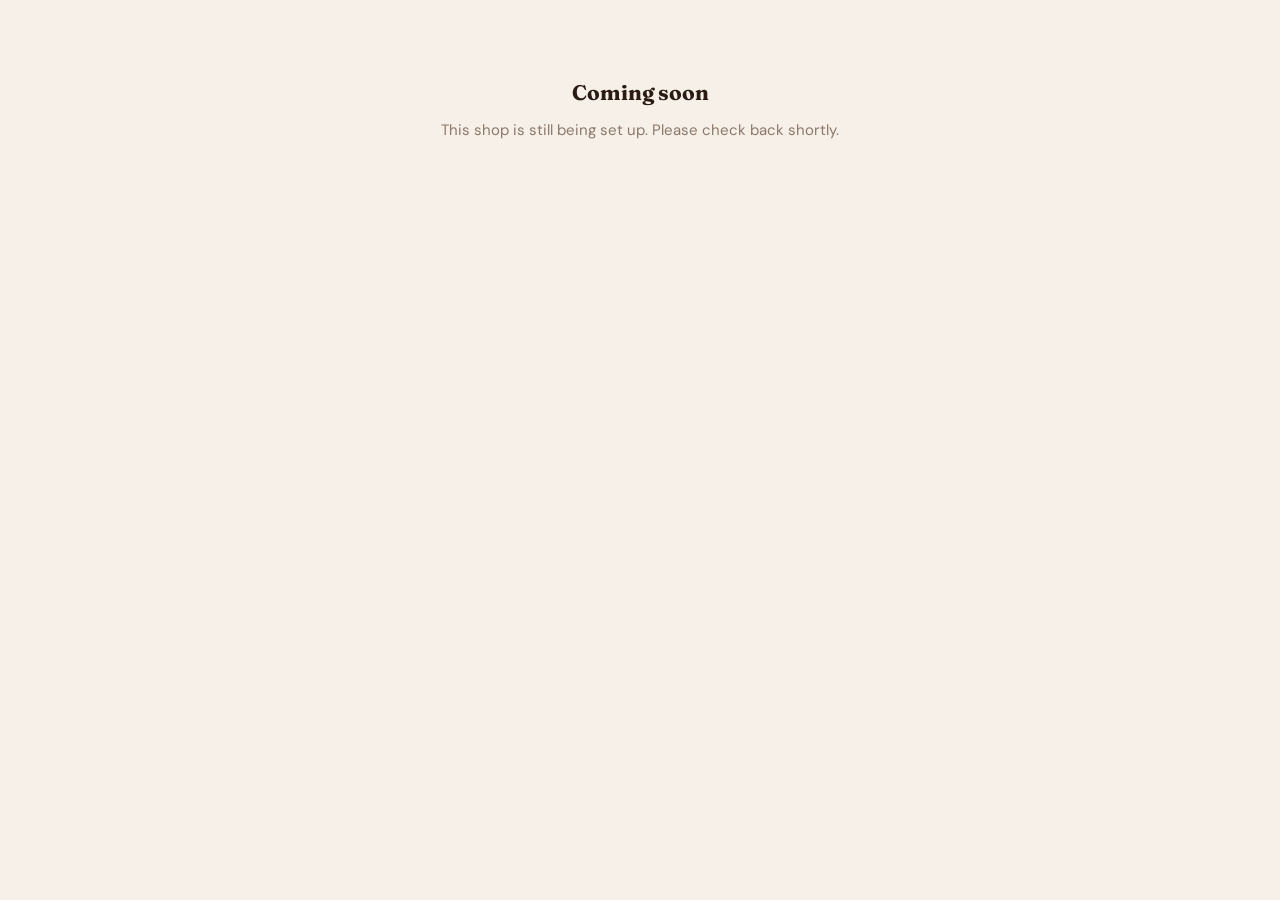
<file: index.html>
<!DOCTYPE html>
<html lang="en"><head><meta charset="utf-8"><meta name="viewport" content="width=device-width,initial-scale=1">
<title>Solis</title><meta http-equiv="refresh" content="0; url=customer/">
<link rel="icon" href="assets/icons/customer-192.png"></head>
<body style="font-family:sans-serif;background:#f6f0e8;text-align:center;padding-top:80px"><a href="customer/">Open the ordering app</a></body></html>
</file>
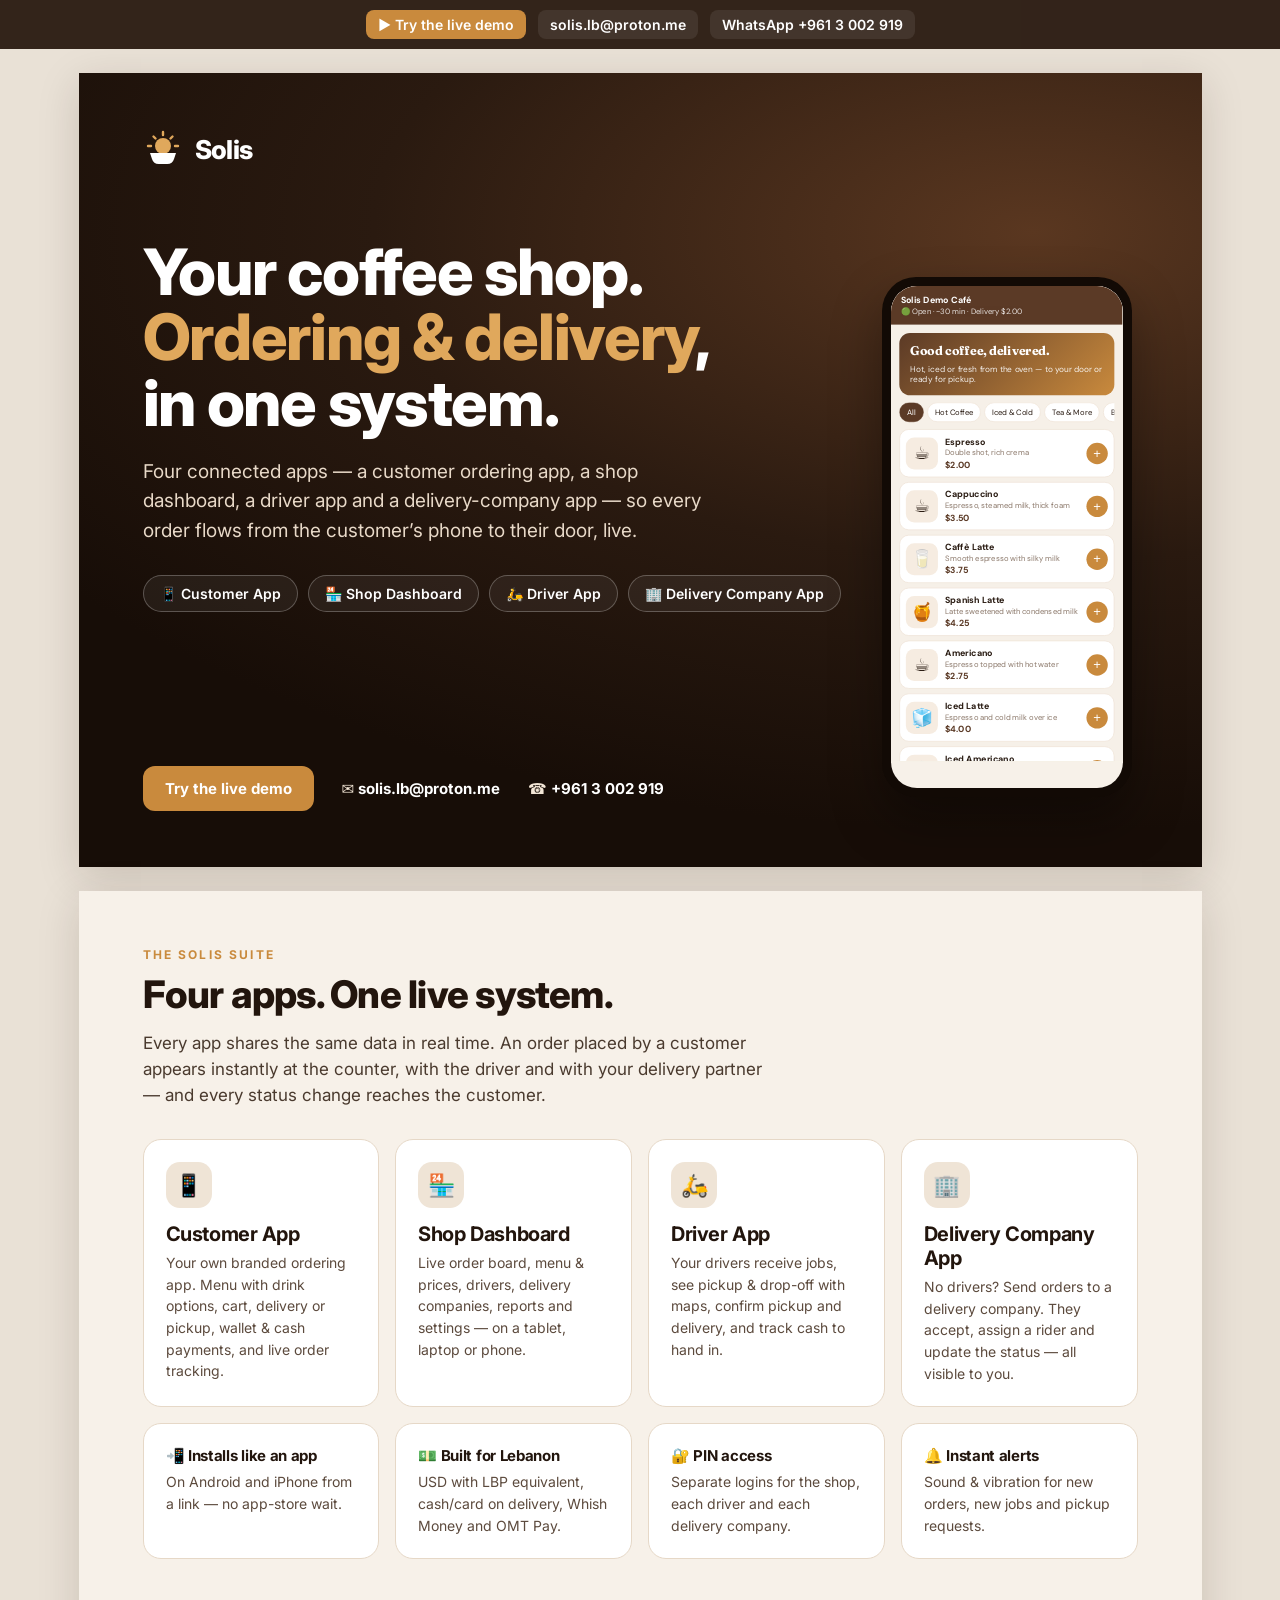
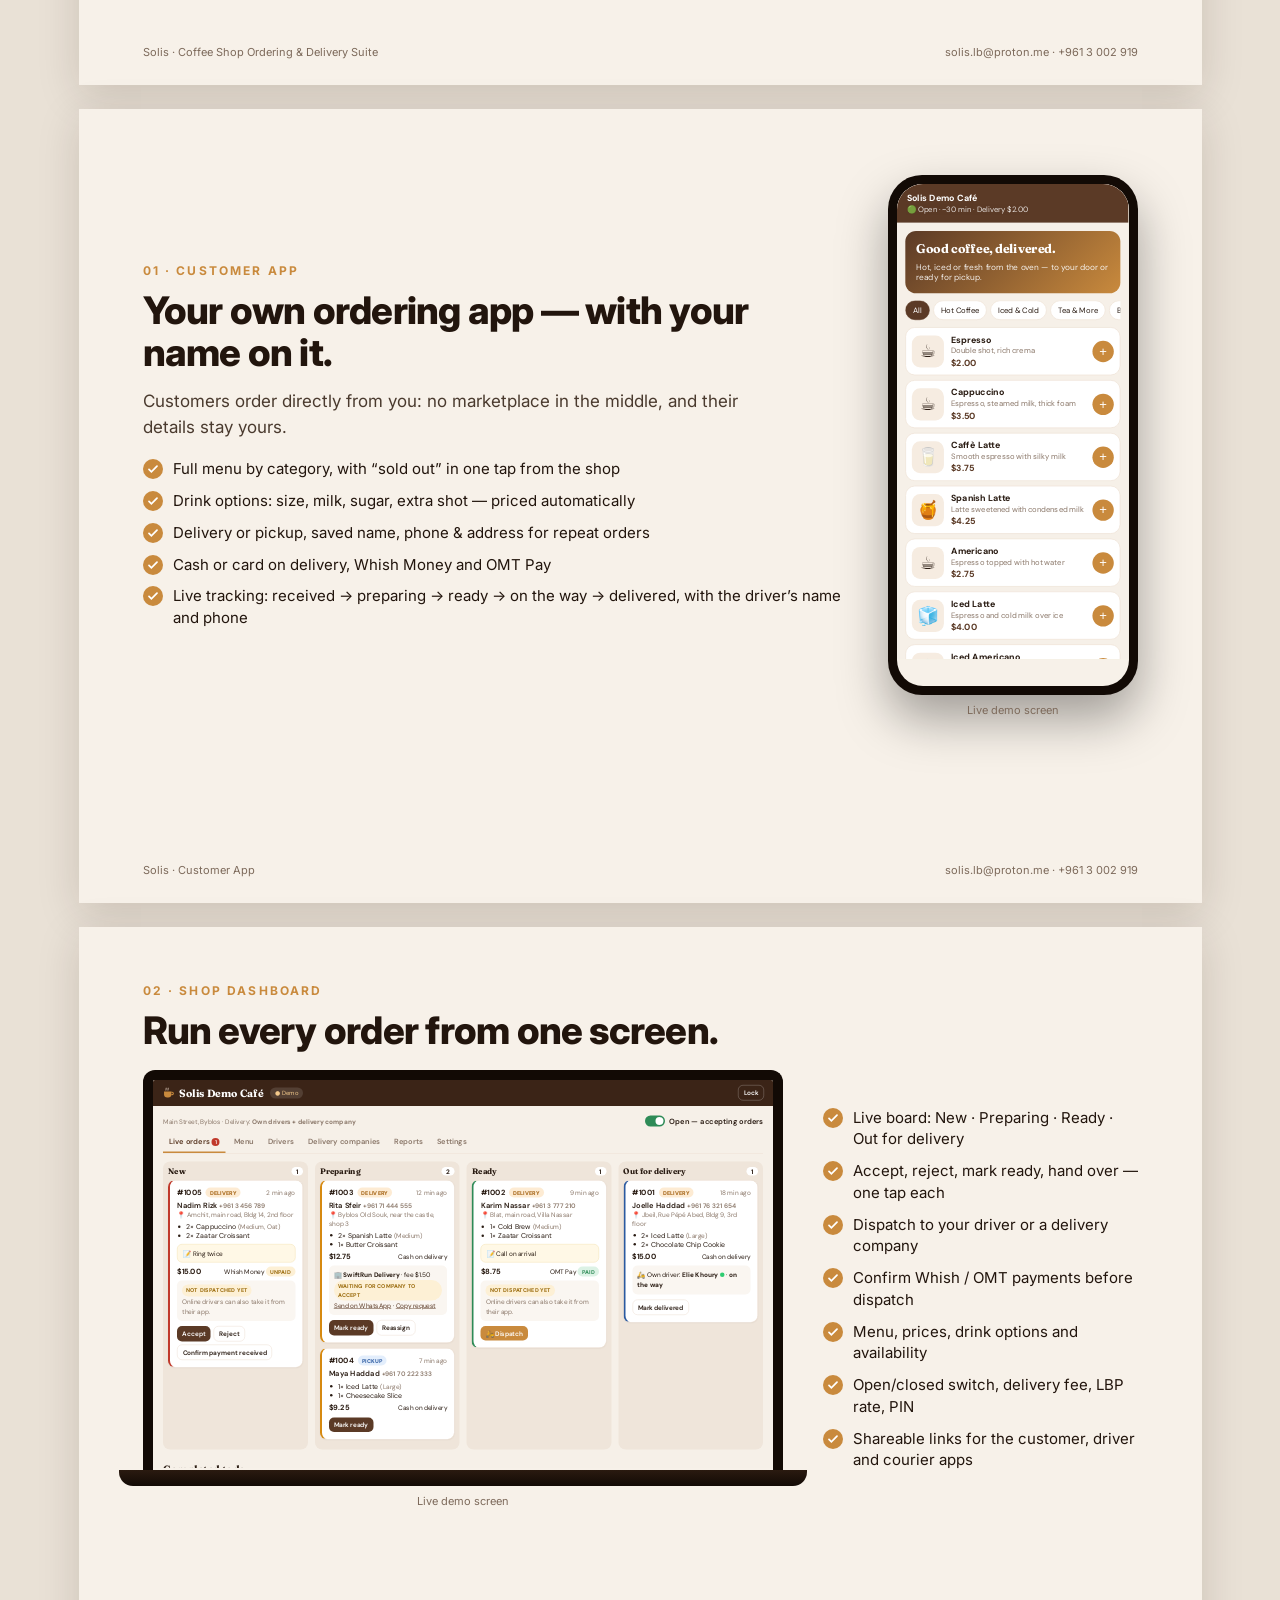
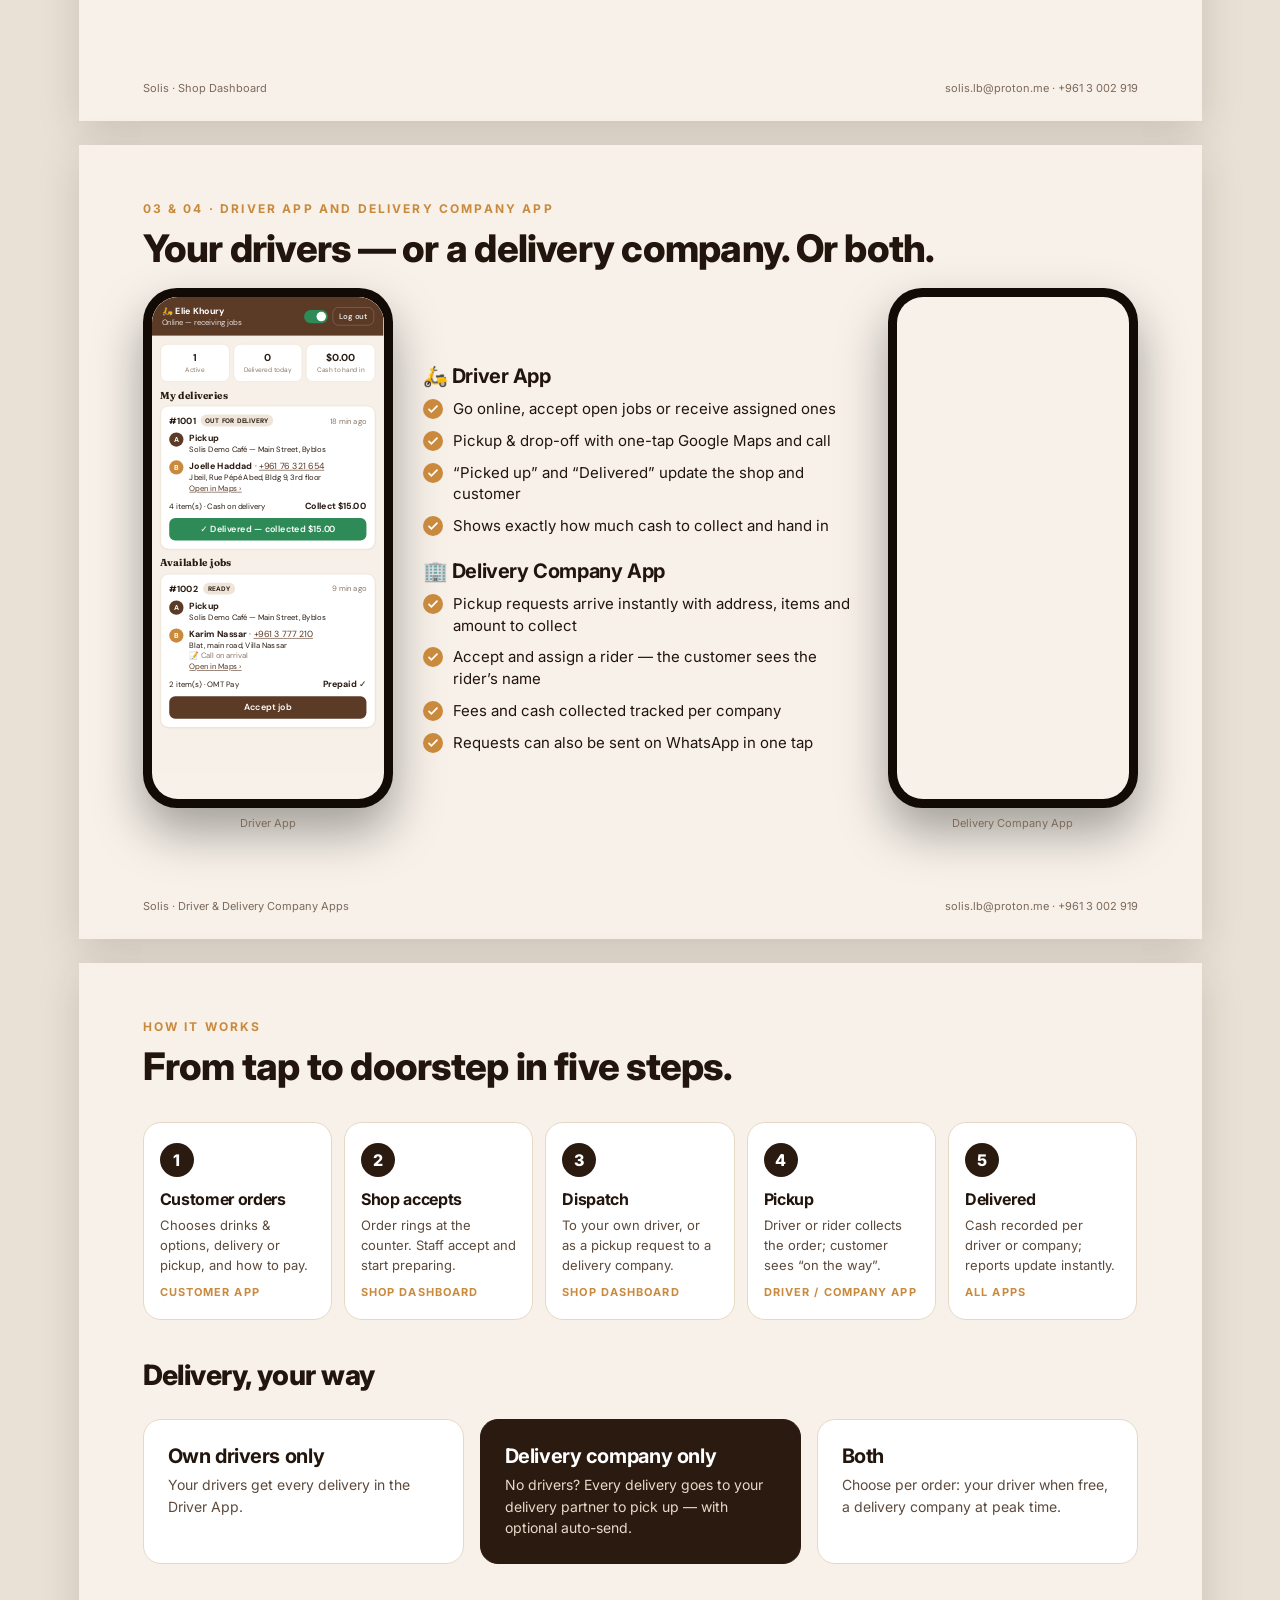
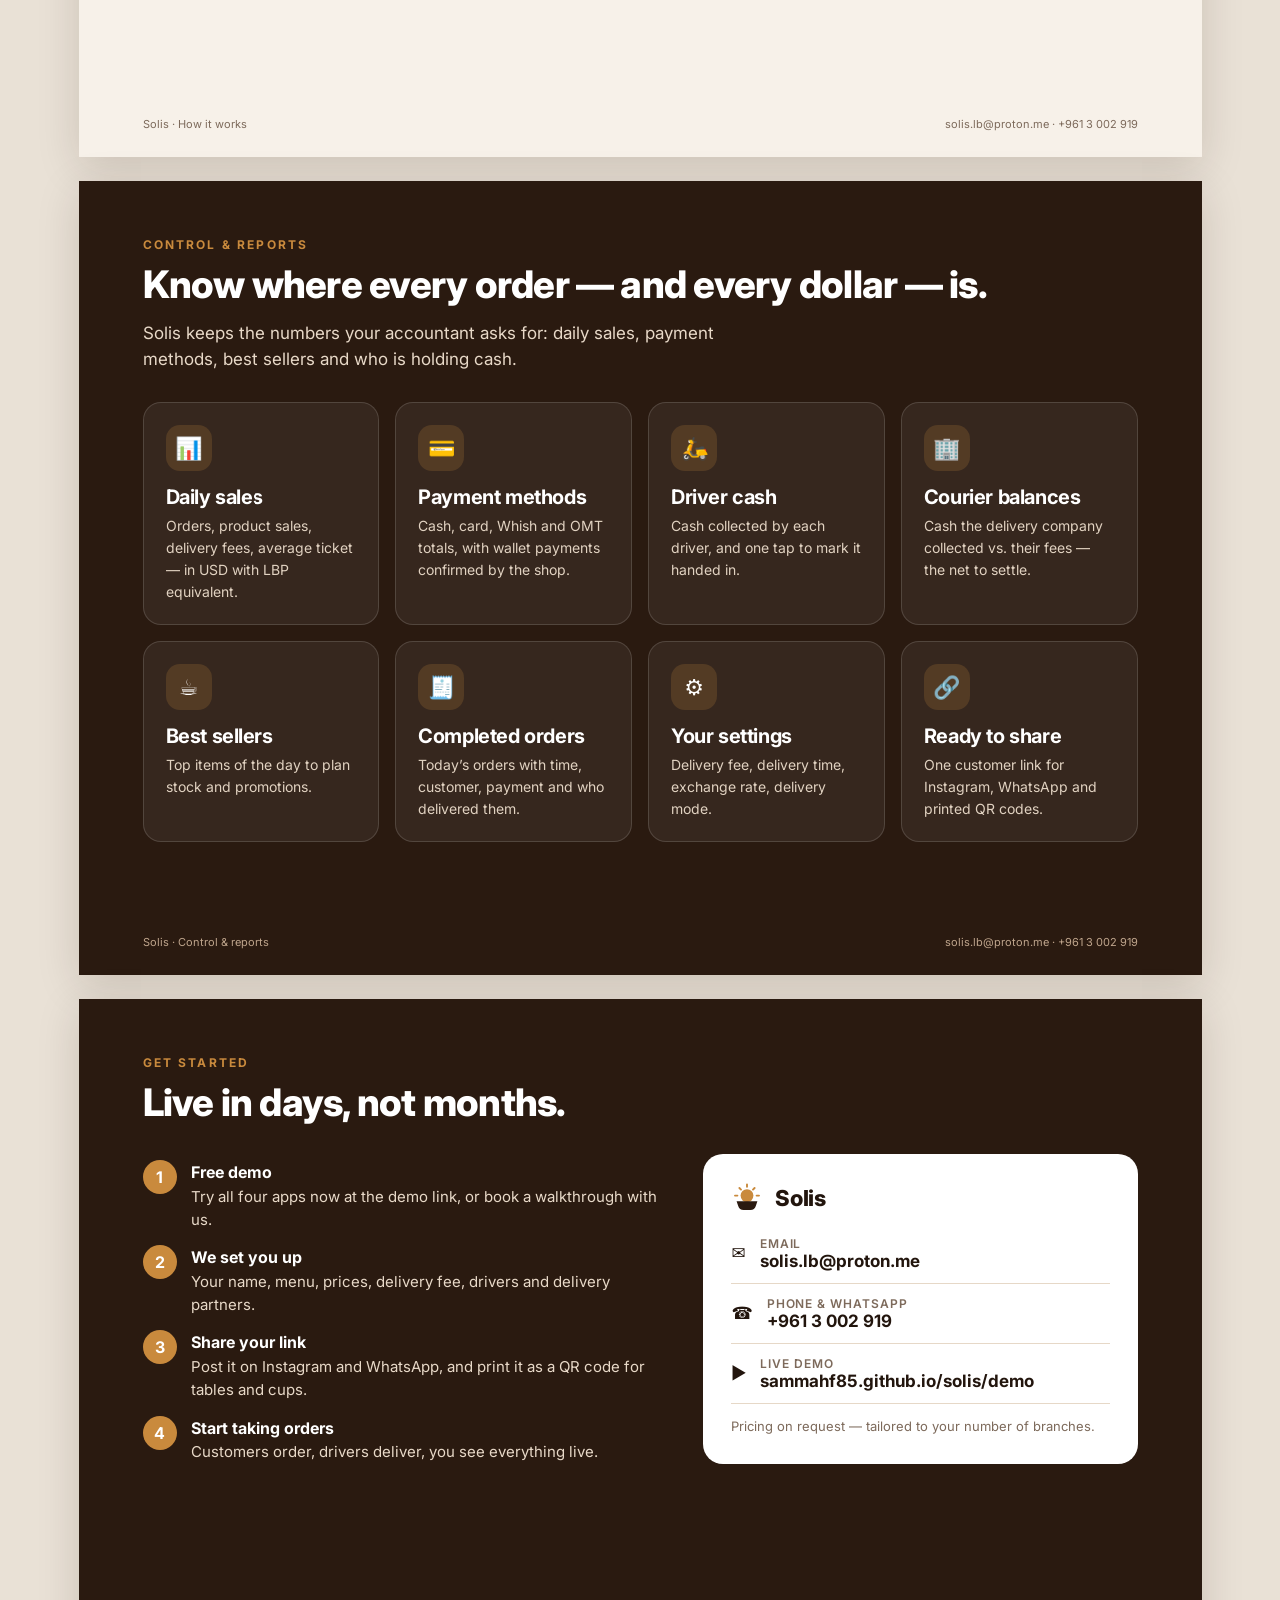
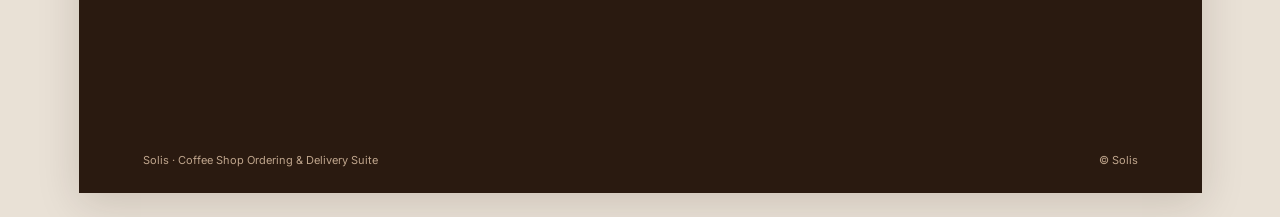
<file: catalogue/index.html>
<!DOCTYPE html>
<html lang="en">
<head>
<meta charset="utf-8">
<meta name="viewport" content="width=device-width,initial-scale=1">
<title>Solis — Coffee Shop Ordering & Delivery Suite</title>
<meta name="description" content="Solis: customer ordering app, shop dashboard, driver app and delivery-company app for coffee shops in Lebanon.">
<meta name="theme-color" content="#2a1a10">
<link rel="icon" href="../assets/icons/customer-192.png">
<link href="https://fonts.googleapis.com/css2?family=Inter:wght@400;500;600;700;800&display=swap" rel="stylesheet">
<style>
:root{--ink:#22150d;--esp:#2a1a10;--esp2:#3b2417;--car:#c98a3d;--car2:#e0a85c;--cream:#f7f1e9;--sand:#efe4d6;--muted:#7d6a5b;--line:#e6d8c7;--ok:#2e8b57}
*{box-sizing:border-box;margin:0;padding:0}
body{font-family:Inter,'DM Sans',system-ui,sans-serif;color:var(--ink);background:#e9e1d6;-webkit-font-smoothing:antialiased}
.page{width:100%;max-width:1123px;min-height:794px;margin:24px auto;background:var(--cream);position:relative;overflow:hidden;padding:56px 64px;box-shadow:0 10px 40px rgba(40,20,5,.15)}
h1,h2,h3{font-family:'Inter Display',Inter,sans-serif;letter-spacing:-.02em}
h2{font-size:38px;line-height:1.1;font-weight:800;margin-bottom:14px}
h3{font-size:20px;font-weight:700;margin-bottom:6px}
.kicker{font-size:12px;font-weight:700;letter-spacing:.18em;text-transform:uppercase;color:var(--car);margin-bottom:12px}
.lead{font-size:17px;line-height:1.55;color:#4a3a2e;max-width:640px}
p{line-height:1.55}
.brand{display:flex;align-items:center;gap:12px;font-weight:800;font-size:26px;letter-spacing:-.02em}
.foot{position:absolute;left:64px;right:64px;bottom:26px;display:flex;justify-content:space-between;font-size:11px;color:var(--muted)}
/* cover */
.cover{background:radial-gradient(1200px 600px at 85% 20%,#5a3720 0%,var(--esp) 55%,#170d07 100%);color:#fff;display:flex;flex-direction:column}
.cover .brand{color:#fff}
.cover h1{font-size:64px;line-height:1.02;font-weight:800;margin:70px 0 22px;max-width:620px}
.cover h1 em{font-style:normal;color:var(--car2)}
.cover .lead{color:#e8d9c8;font-size:19px;max-width:560px}
.chips{display:flex;gap:10px;flex-wrap:wrap;margin-top:30px}
.chip{border:1px solid rgba(255,255,255,.25);border-radius:999px;padding:9px 16px;font-size:14px;font-weight:600;color:#fff;background:rgba(255,255,255,.06)}
.cover .contact{margin-top:auto;display:flex;gap:28px;font-size:15px;color:#f3e6d6;align-items:center;flex-wrap:wrap}
.cover .contact b{color:#fff}
.btn{display:inline-block;background:var(--car);color:#fff;text-decoration:none;font-weight:700;padding:13px 22px;border-radius:12px;font-size:15px}
.btn.ghost{background:transparent;border:1px solid rgba(255,255,255,.35)}
.sun{position:absolute;right:-120px;top:120px;width:560px;height:560px;opacity:.95}
.phones{position:absolute;right:70px;bottom:70px;display:flex;gap:18px;align-items:flex-end}
/* frames */
.phone{width:250px;height:520px;border-radius:34px;background:#120a05;padding:9px;box-shadow:0 24px 50px rgba(0,0,0,.35)}
.phone .scr{width:100%;height:100%;border-radius:26px;overflow:hidden;position:relative;background:var(--cream)}
.phone iframe{width:390px;height:800px;border:0;transform:scale(.594);transform-origin:0 0;position:absolute;left:0;top:0}
.laptop{width:640px}
.laptop .scr{height:400px;border-radius:12px 12px 0 0;border:10px solid #120a05;border-bottom:0;overflow:hidden;position:relative;background:var(--cream)}
.laptop iframe{width:1240px;height:775px;border:0;transform:scale(.5);transform-origin:0 0;position:absolute;left:0;top:0}
.laptop .base{height:16px;background:linear-gradient(#2a1a10,#120a05);border-radius:0 0 14px 14px;margin:0 -24px}
.shot-note{font-size:11px;color:var(--muted);margin-top:8px;text-align:center}
/* grids */
.grid4{display:grid;grid-template-columns:repeat(4,1fr);gap:16px;margin-top:30px}
.card{background:#fff;border:1px solid var(--line);border-radius:18px;padding:22px}
.ico{width:46px;height:46px;border-radius:14px;display:grid;place-items:center;font-size:22px;margin-bottom:14px;background:var(--sand)}
.card p{font-size:14px;color:#5c4a3d}
.split{display:grid;grid-template-columns:1fr auto;gap:46px;align-items:center;margin-top:10px}
.feat{list-style:none;margin-top:18px;display:grid;gap:10px}
.feat li{display:flex;gap:10px;font-size:15px;line-height:1.45}
.feat li:before{content:'';flex:0 0 20px;height:20px;border-radius:50%;background:var(--car) url("data:image/svg+xml,%3Csvg xmlns='http://www.w3.org/2000/svg' viewBox='0 0 20 20'%3E%3Cpath d='M5 10.5l3 3 7-7' stroke='white' stroke-width='2.2' fill='none' stroke-linecap='round'/%3E%3C/svg%3E") center/16px no-repeat;margin-top:1px}
.tag{display:inline-block;background:var(--sand);color:var(--esp2);font-size:12px;font-weight:700;border-radius:999px;padding:5px 11px;margin:0 6px 6px 0}
/* flow */
.flow{display:grid;grid-template-columns:repeat(5,1fr);gap:12px;margin-top:34px;position:relative}
.step{background:#fff;border:1px solid var(--line);border-radius:18px;padding:20px 16px;position:relative}
.step .n{width:34px;height:34px;border-radius:50%;background:var(--esp);color:#fff;display:grid;place-items:center;font-weight:800;margin-bottom:12px}
.step h3{font-size:16px}
.step p{font-size:13px;color:#5c4a3d}
.who{font-size:11px;font-weight:700;text-transform:uppercase;letter-spacing:.1em;color:var(--car);margin-top:10px}
.modes{display:grid;grid-template-columns:repeat(3,1fr);gap:16px;margin-top:28px}
.mode{border-radius:18px;padding:24px;background:#fff;border:1px solid var(--line)}
.mode.hl{background:var(--esp);color:#fff;border-color:var(--esp)}
.mode.hl p{color:#e8d9c8}
.mode p{font-size:14px;color:#5c4a3d}
.dark{background:var(--esp);color:#fff}
.dark .lead{color:#e8d9c8}
.dark .card{background:rgba(255,255,255,.06);border-color:rgba(255,255,255,.14)}
.dark .card p{color:#e1d2c1}
.dark .card h3{color:#fff}
.dark .ico{background:rgba(201,138,61,.2)}
.dark .foot{color:#bfa58c}
.big-contact{display:grid;grid-template-columns:1.2fr 1fr;gap:40px;margin-top:30px;align-items:start}
.cbox{background:#fff;border-radius:20px;padding:28px;color:var(--ink)}
.cbox .row{display:flex;gap:14px;align-items:center;padding:12px 0;border-bottom:1px solid var(--line);font-size:17px}
.cbox .row:last-child{border:0}
.cbox .row span{font-size:12px;color:var(--muted);display:block;font-weight:600;text-transform:uppercase;letter-spacing:.08em}
.cbox a{color:var(--ink);font-weight:700;text-decoration:none}
.steps3{display:grid;gap:14px;margin-top:6px}
.steps3 div{display:flex;gap:14px;align-items:flex-start}
.steps3 b{flex:0 0 34px;height:34px;border-radius:50%;background:var(--car);display:grid;place-items:center;color:#fff}
.steps3 p{color:#e8d9c8;font-size:15px}
.steps3 strong{color:#fff;display:block;font-size:16px}
.toolbar{position:sticky;top:0;z-index:5;background:rgba(42,26,16,.95);color:#fff;display:flex;justify-content:center;gap:12px;padding:10px;flex-wrap:wrap;font-size:14px}
.toolbar a{color:#fff;text-decoration:none;font-weight:600;padding:6px 12px;border-radius:8px;background:rgba(255,255,255,.08)}
.toolbar a.main{background:var(--car)}
@media(max-width:1000px){
  .page{padding:36px 22px;min-height:0;margin:0 0 10px;box-shadow:none}
  .cover h1{font-size:42px;margin-top:40px}
  .phones,.sun{display:none}
  .grid4,.flow,.modes,.big-contact{grid-template-columns:1fr 1fr}
  .split{grid-template-columns:1fr}
  .laptop{width:100%;max-width:640px}
  .foot{position:static;margin-top:30px}
}
@media(max-width:600px){.grid4,.flow,.modes,.big-contact{grid-template-columns:1fr}.laptop .scr{height:52vw}.laptop iframe{transform:scale(calc(1))}}
@page{size:297mm 210mm;margin:0}
@media print{
  body{background:none}
  .toolbar{display:none}
  .page{margin:0;box-shadow:none;width:297mm;height:210mm;min-height:0;max-width:none;page-break-after:always;break-after:page}
}
</style>
</head>
<body>
<div class="toolbar"><a class="main" href="https://sammahf85.github.io/solis/demo/">▶ Try the live demo</a><a href="mailto:solis.lb@proton.me">solis.lb@proton.me</a><a href="https://wa.me/9613002919">WhatsApp +961 3 002 919</a></div>

<!-- 1 COVER -->
<section class="page cover">
  <div class="brand"><svg width="40" height="40" viewBox="0 0 40 40"><circle cx="20" cy="17" r="8" fill="#e0a85c"/><g stroke="#e0a85c" stroke-width="2.4" stroke-linecap="round"><path d="M20 3v3M8 17H5M35 17h-3M10.5 7.5l2 2M29.5 7.5l-2 2"/></g><path d="M7 24h26l-2 6a7 7 0 0 1-6.7 5H15.7A7 7 0 0 1 9 30z" fill="#fff"/></svg>Solis</div>
  <h1>Your coffee shop.<br><em>Ordering & delivery</em>, in one system.</h1>
  <p class="lead">Four connected apps — a customer ordering app, a shop dashboard, a driver app and a delivery-company app — so every order flows from the customer’s phone to their door, live.</p>
  <div class="chips"><span class="chip">📱 Customer App</span><span class="chip">🏪 Shop Dashboard</span><span class="chip">🛵 Driver App</span><span class="chip">🏢 Delivery Company App</span></div>
  <div class="contact"><a class="btn" href="https://sammahf85.github.io/solis/demo/">Try the live demo</a><span>✉ <b>solis.lb@proton.me</b></span><span>☎ <b>+961 3 002 919</b></span></div>
  <div class="phones" aria-hidden="true">
    <div class="phone"><div class="scr"><iframe data-src="../customer/?demo=1&embed=1" title="Customer app" loading="eager" tabindex="-1"></iframe></div></div>
  </div>
</section>

<!-- 2 FOUR APPS -->
<section class="page">
  <div class="kicker">The Solis suite</div>
  <h2>Four apps. One live system.</h2>
  <p class="lead">Every app shares the same data in real time. An order placed by a customer appears instantly at the counter, with the driver and with your delivery partner — and every status change reaches the customer.</p>
  <div class="grid4">
    <div class="card"><div class="ico">📱</div><h3>Customer App</h3><p>Your own branded ordering app. Menu with drink options, cart, delivery or pickup, wallet & cash payments, and live order tracking.</p></div>
    <div class="card"><div class="ico">🏪</div><h3>Shop Dashboard</h3><p>Live order board, menu & prices, drivers, delivery companies, reports and settings — on a tablet, laptop or phone.</p></div>
    <div class="card"><div class="ico">🛵</div><h3>Driver App</h3><p>Your drivers receive jobs, see pickup & drop-off with maps, confirm pickup and delivery, and track cash to hand in.</p></div>
    <div class="card"><div class="ico">🏢</div><h3>Delivery Company App</h3><p>No drivers? Send orders to a delivery company. They accept, assign a rider and update the status — all visible to you.</p></div>
  </div>
  <div class="grid4" style="margin-top:16px">
    <div class="card"><h3 style="font-size:15px">📲 Installs like an app</h3><p>On Android and iPhone from a link — no app-store wait.</p></div>
    <div class="card"><h3 style="font-size:15px">💵 Built for Lebanon</h3><p>USD with LBP equivalent, cash/card on delivery, Whish Money and OMT Pay.</p></div>
    <div class="card"><h3 style="font-size:15px">🔐 PIN access</h3><p>Separate logins for the shop, each driver and each delivery company.</p></div>
    <div class="card"><h3 style="font-size:15px">🔔 Instant alerts</h3><p>Sound & vibration for new orders, new jobs and pickup requests.</p></div>
  </div>
  <div class="foot"><span>Solis · Coffee Shop Ordering & Delivery Suite</span><span>solis.lb@proton.me · +961 3 002 919</span></div>
</section>

<!-- 3 CUSTOMER APP -->
<section class="page">
  <div class="split">
    <div>
      <div class="kicker">01 · Customer App</div>
      <h2>Your own ordering app — with your name on it.</h2>
      <p class="lead">Customers order directly from you: no marketplace in the middle, and their details stay yours.</p>
      <ul class="feat">
        <li>Full menu by category, with “sold out” in one tap from the shop</li>
        <li>Drink options: size, milk, sugar, extra shot — priced automatically</li>
        <li>Delivery or pickup, saved name, phone & address for repeat orders</li>
        <li>Cash or card on delivery, Whish Money and OMT Pay</li>
        <li>Live tracking: received → preparing → ready → on the way → delivered, with the driver’s name and phone</li>
      </ul>
    </div>
    <div style="display:flex;gap:16px">
      <div><div class="phone"><div class="scr"><iframe data-src="../customer/?demo=1&embed=1" title="Customer menu" tabindex="-1"></iframe></div></div><div class="shot-note">Live demo screen</div></div>
    </div>
  </div>
  <div class="foot"><span>Solis · Customer App</span><span>solis.lb@proton.me · +961 3 002 919</span></div>
</section>

<!-- 4 SHOP DASHBOARD -->
<section class="page">
  <div class="kicker">02 · Shop Dashboard</div>
  <h2>Run every order from one screen.</h2>
  <div class="split" style="grid-template-columns:auto 1fr;gap:40px;margin-top:18px">
    <div class="laptop"><div class="scr"><iframe data-src="../shop/?demo=1&embed=1&auto=1" title="Shop dashboard" tabindex="-1"></iframe></div><div class="base"></div><div class="shot-note">Live demo screen</div></div>
    <ul class="feat" style="margin-top:0">
      <li>Live board: New · Preparing · Ready · Out for delivery</li>
      <li>Accept, reject, mark ready, hand over — one tap each</li>
      <li>Dispatch to your driver or a delivery company</li>
      <li>Confirm Whish / OMT payments before dispatch</li>
      <li>Menu, prices, drink options and availability</li>
      <li>Open/closed switch, delivery fee, LBP rate, PIN</li>
      <li>Shareable links for the customer, driver and courier apps</li>
    </ul>
  </div>
  <div class="foot"><span>Solis · Shop Dashboard</span><span>solis.lb@proton.me · +961 3 002 919</span></div>
</section>

<!-- 5 DRIVER + COURIER -->
<section class="page">
  <div class="kicker">03 & 04 · Driver App and Delivery Company App</div>
  <h2>Your drivers — or a delivery company. Or both.</h2>
  <div class="split" style="grid-template-columns:auto 1fr auto;gap:30px;margin-top:18px">
    <div><div class="phone"><div class="scr"><iframe data-src="../driver/?demo=1&embed=1&auto=1" title="Driver app" tabindex="-1"></iframe></div></div><div class="shot-note">Driver App</div></div>
    <div>
      <h3>🛵 Driver App</h3>
      <ul class="feat" style="margin:10px 0 22px">
        <li>Go online, accept open jobs or receive assigned ones</li>
        <li>Pickup & drop-off with one-tap Google Maps and call</li>
        <li>“Picked up” and “Delivered” update the shop and customer</li>
        <li>Shows exactly how much cash to collect and hand in</li>
      </ul>
      <h3>🏢 Delivery Company App</h3>
      <ul class="feat" style="margin-top:10px">
        <li>Pickup requests arrive instantly with address, items and amount to collect</li>
        <li>Accept and assign a rider — the customer sees the rider’s name</li>
        <li>Fees and cash collected tracked per company</li>
        <li>Requests can also be sent on WhatsApp in one tap</li>
      </ul>
    </div>
    <div><div class="phone"><div class="scr"><iframe data-src="../courier/?demo=1&embed=1&auto=1" title="Delivery company app" tabindex="-1"></iframe></div></div><div class="shot-note">Delivery Company App</div></div>
  </div>
  <div class="foot"><span>Solis · Driver & Delivery Company Apps</span><span>solis.lb@proton.me · +961 3 002 919</span></div>
</section>

<!-- 6 FLOW + MODES -->
<section class="page">
  <div class="kicker">How it works</div>
  <h2>From tap to doorstep in five steps.</h2>
  <div class="flow">
    <div class="step"><div class="n">1</div><h3>Customer orders</h3><p>Chooses drinks & options, delivery or pickup, and how to pay.</p><div class="who">Customer App</div></div>
    <div class="step"><div class="n">2</div><h3>Shop accepts</h3><p>Order rings at the counter. Staff accept and start preparing.</p><div class="who">Shop Dashboard</div></div>
    <div class="step"><div class="n">3</div><h3>Dispatch</h3><p>To your own driver, or as a pickup request to a delivery company.</p><div class="who">Shop Dashboard</div></div>
    <div class="step"><div class="n">4</div><h3>Pickup</h3><p>Driver or rider collects the order; customer sees “on the way”.</p><div class="who">Driver / Company App</div></div>
    <div class="step"><div class="n">5</div><h3>Delivered</h3><p>Cash recorded per driver or company; reports update instantly.</p><div class="who">All apps</div></div>
  </div>
  <h2 style="font-size:28px;margin-top:40px">Delivery, your way</h2>
  <div class="modes">
    <div class="mode"><h3>Own drivers only</h3><p>Your drivers get every delivery in the Driver App.</p></div>
    <div class="mode hl"><h3>Delivery company only</h3><p>No drivers? Every delivery goes to your delivery partner to pick up — with optional auto-send.</p></div>
    <div class="mode"><h3>Both</h3><p>Choose per order: your driver when free, a delivery company at peak time.</p></div>
  </div>
  <div class="foot"><span>Solis · How it works</span><span>solis.lb@proton.me · +961 3 002 919</span></div>
</section>

<!-- 7 CONTROL -->
<section class="page dark">
  <div class="kicker">Control & reports</div>
  <h2>Know where every order — and every dollar — is.</h2>
  <p class="lead">Solis keeps the numbers your accountant asks for: daily sales, payment methods, best sellers and who is holding cash.</p>
  <div class="grid4">
    <div class="card"><div class="ico">📊</div><h3>Daily sales</h3><p>Orders, product sales, delivery fees, average ticket — in USD with LBP equivalent.</p></div>
    <div class="card"><div class="ico">💳</div><h3>Payment methods</h3><p>Cash, card, Whish and OMT totals, with wallet payments confirmed by the shop.</p></div>
    <div class="card"><div class="ico">🛵</div><h3>Driver cash</h3><p>Cash collected by each driver, and one tap to mark it handed in.</p></div>
    <div class="card"><div class="ico">🏢</div><h3>Courier balances</h3><p>Cash the delivery company collected vs. their fees — the net to settle.</p></div>
  </div>
  <div class="grid4" style="margin-top:16px">
    <div class="card"><div class="ico">☕</div><h3>Best sellers</h3><p>Top items of the day to plan stock and promotions.</p></div>
    <div class="card"><div class="ico">🧾</div><h3>Completed orders</h3><p>Today’s orders with time, customer, payment and who delivered them.</p></div>
    <div class="card"><div class="ico">⚙️</div><h3>Your settings</h3><p>Delivery fee, delivery time, exchange rate, delivery mode.</p></div>
    <div class="card"><div class="ico">🔗</div><h3>Ready to share</h3><p>One customer link for Instagram, WhatsApp and printed QR codes.</p></div>
  </div>
  <div class="foot"><span>Solis · Control & reports</span><span>solis.lb@proton.me · +961 3 002 919</span></div>
</section>

<!-- 8 CONTACT -->
<section class="page dark">
  <div class="kicker">Get started</div>
  <h2>Live in days, not months.</h2>
  <div class="big-contact">
    <div class="steps3">
      <div><b>1</b><p><strong>Free demo</strong>Try all four apps now at the demo link, or book a walkthrough with us.</p></div>
      <div><b>2</b><p><strong>We set you up</strong>Your name, menu, prices, delivery fee, drivers and delivery partners.</p></div>
      <div><b>3</b><p><strong>Share your link</strong>Post it on Instagram and WhatsApp, and print it as a QR code for tables and cups.</p></div>
      <div><b>4</b><p><strong>Start taking orders</strong>Customers order, drivers deliver, you see everything live.</p></div>
    </div>
    <div class="cbox">
      <div class="brand" style="margin-bottom:10px;font-size:22px"><svg width="32" height="32" viewBox="0 0 40 40"><circle cx="20" cy="17" r="8" fill="#c98a3d"/><g stroke="#c98a3d" stroke-width="2.4" stroke-linecap="round"><path d="M20 3v3M8 17H5M35 17h-3M10.5 7.5l2 2M29.5 7.5l-2 2"/></g><path d="M7 24h26l-2 6a7 7 0 0 1-6.7 5H15.7A7 7 0 0 1 9 30z" fill="#2a1a10"/></svg>Solis</div>
      <div class="row">✉<div><span>Email</span><a href="mailto:solis.lb@proton.me">solis.lb@proton.me</a></div></div>
      <div class="row">☎<div><span>Phone & WhatsApp</span><a href="https://wa.me/9613002919">+961 3 002 919</a></div></div>
      <div class="row">▶<div><span>Live demo</span><a href="https://sammahf85.github.io/solis/demo/">sammahf85.github.io/solis/demo</a></div></div>
      <p style="font-size:13px;color:var(--muted);margin-top:12px">Pricing on request — tailored to your number of branches.</p>
    </div>
  </div>
  <div class="foot"><span>Solis · Coffee Shop Ordering & Delivery Suite</span><span>© Solis</span></div>
</section>

<script>
// load the live demo screens one after another so they share the same sample data
(function(){
  var frames=[].slice.call(document.querySelectorAll('iframe[data-src]'));
  frames.sort(function(a,b){return (b.dataset.src.indexOf('/shop/')>=0)-(a.dataset.src.indexOf('/shop/')>=0);});
  var i=0;function next(){if(i>=frames.length)return;var f=frames[i++];f.onload=function(){setTimeout(next,i===1?900:250);};f.src=f.dataset.src;}
  next();
})();
</script>
</body>
</html>
</file>
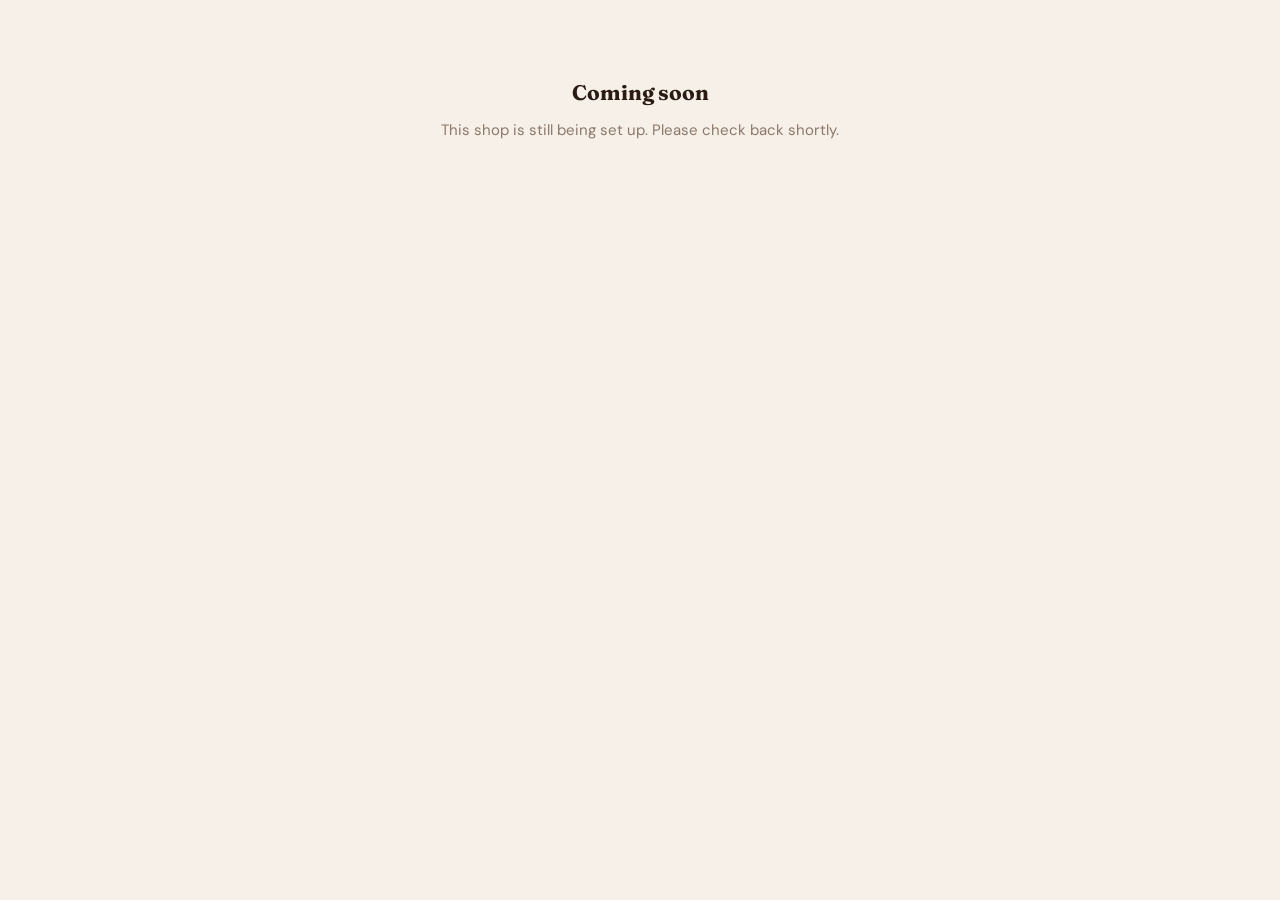
<file: courier/index.html>
<!DOCTYPE html>
<html lang="en">
<head>
<meta charset="utf-8">
<meta name="viewport" content="width=device-width,initial-scale=1,viewport-fit=cover">
<meta name="theme-color" content="#3b2417">
<meta name="description" content="Pickup requests for delivery companies">
<meta name="mobile-web-app-capable" content="yes">
<meta name="apple-mobile-web-app-capable" content="yes">
<meta name="apple-mobile-web-app-status-bar-style" content="black-translucent">
<meta name="apple-mobile-web-app-title" content="Partner">
<title>Solis Delivery Partner</title>
<link rel="manifest" href="manifest.webmanifest">
<link rel="icon" type="image/png" href="../assets/icons/courier-192.png">
<link rel="apple-touch-icon" href="../assets/icons/courier-192.png">
<link href="https://fonts.googleapis.com/css2?family=Fraunces:opsz,wght@9..144,600;9..144,700&family=DM+Sans:wght@400;500;700&display=swap" rel="stylesheet">
<link rel="stylesheet" href="../assets/app.css">
</head>
<body class="app-courier">
<main id="app"></main>
<div id="modal" class="modal hidden"></div>
<div id="toast"></div>
<script>window.APP='courier';</script>
<script src="../config.js"></script>
<script src="../assets/core.js"></script>
<script src="../assets/app.js"></script>
</body>
</html>
</file>
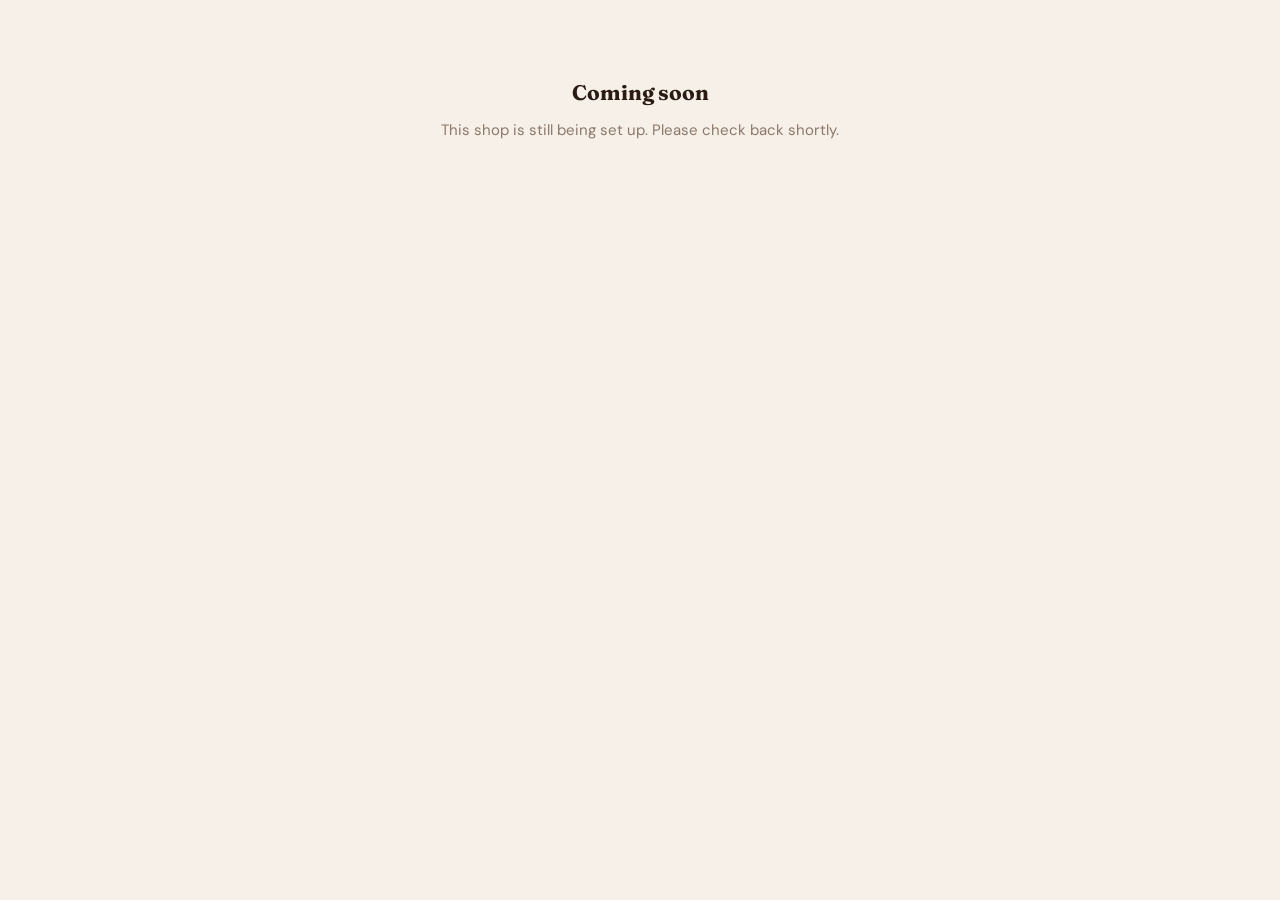
<file: customer/index.html>
<!DOCTYPE html>
<html lang="en">
<head>
<meta charset="utf-8">
<meta name="viewport" content="width=device-width,initial-scale=1,viewport-fit=cover">
<meta name="theme-color" content="#3b2417">
<meta name="description" content="Order coffee for delivery or pickup">
<meta name="mobile-web-app-capable" content="yes">
<meta name="apple-mobile-web-app-capable" content="yes">
<meta name="apple-mobile-web-app-status-bar-style" content="black-translucent">
<meta name="apple-mobile-web-app-title" content="Solis">
<title>Solis</title>
<link rel="manifest" href="manifest.webmanifest">
<link rel="icon" type="image/png" href="../assets/icons/customer-192.png">
<link rel="apple-touch-icon" href="../assets/icons/customer-192.png">
<link href="https://fonts.googleapis.com/css2?family=Fraunces:opsz,wght@9..144,600;9..144,700&family=DM+Sans:wght@400;500;700&display=swap" rel="stylesheet">
<link rel="stylesheet" href="../assets/app.css">
</head>
<body class="app-customer mobile-app">
<main id="app"></main>
<div id="modal" class="modal hidden"></div>
<div id="toast"></div>
<script>window.APP='customer';</script>
<script src="../config.js"></script>
<script src="../assets/core.js"></script>
<script src="../assets/app.js"></script>
</body>
</html>
</file>
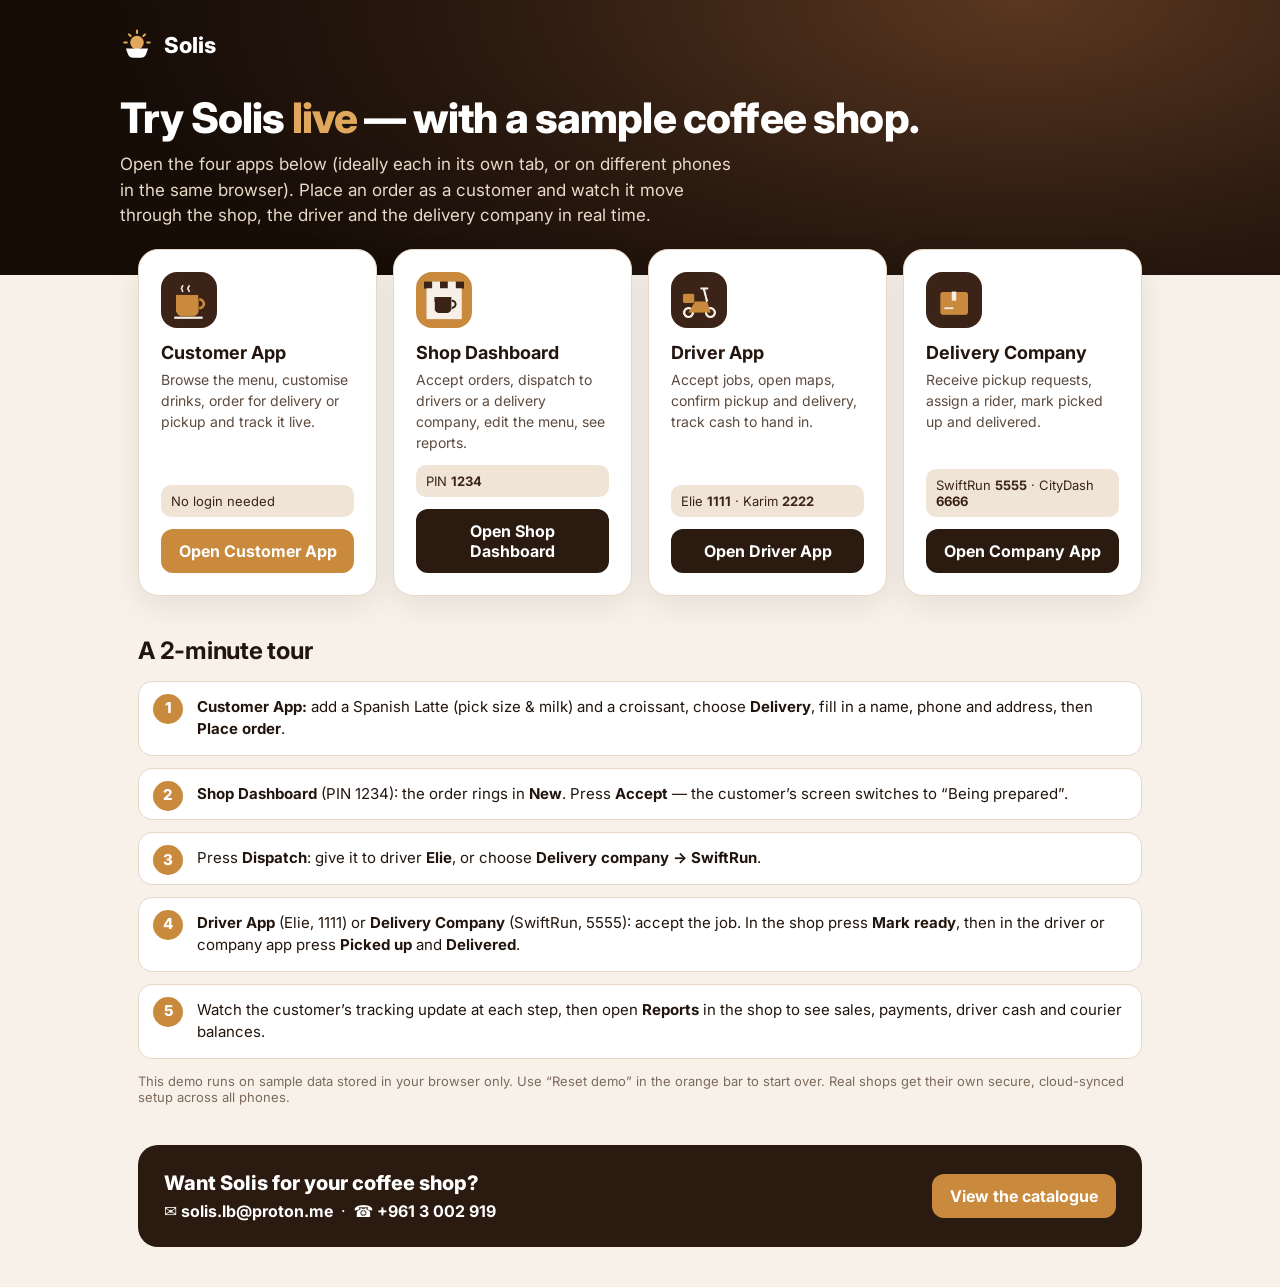
<file: demo/index.html>
<!DOCTYPE html>
<html lang="en">
<head>
<meta charset="utf-8">
<meta name="viewport" content="width=device-width,initial-scale=1">
<title>Solis — Live Demo</title>
<meta name="description" content="Try the Solis coffee shop ordering & delivery apps with sample data.">
<meta name="theme-color" content="#2a1a10">
<link rel="icon" href="../assets/icons/customer-192.png">
<link href="https://fonts.googleapis.com/css2?family=Inter:wght@400;500;600;700;800&display=swap" rel="stylesheet">
<style>
:root{--ink:#22150d;--esp:#2a1a10;--car:#c98a3d;--car2:#e0a85c;--cream:#f7f1e9;--sand:#efe4d6;--muted:#7d6a5b;--line:#e6d8c7}
*{box-sizing:border-box;margin:0;padding:0}
body{font-family:Inter,system-ui,sans-serif;color:var(--ink);background:var(--cream);-webkit-font-smoothing:antialiased}
header{background:radial-gradient(900px 400px at 80% 0%,#5a3720,var(--esp) 60%,#170d07);color:#fff;padding:28px 22px 46px}
.wrap{max-width:1040px;margin:0 auto}
.brand{display:flex;align-items:center;gap:10px;font-weight:800;font-size:22px}
h1{font-size:42px;line-height:1.05;letter-spacing:-.02em;margin:34px 0 12px;font-weight:800}
h1 em{font-style:normal;color:var(--car2)}
header p{color:#e8d9c8;font-size:17px;max-width:620px;line-height:1.5}
.apps{display:grid;grid-template-columns:repeat(4,1fr);gap:16px;margin-top:-26px}
.app{background:#fff;border:1px solid var(--line);border-radius:20px;padding:22px;display:flex;flex-direction:column;box-shadow:0 10px 30px rgba(40,20,5,.08)}
.app img{width:56px;height:56px;border-radius:16px;margin-bottom:14px}
.app h2{font-size:18px;margin-bottom:6px}
.app p{font-size:14px;color:#5c4a3d;line-height:1.5;flex:1}
.pin{background:var(--sand);border-radius:10px;padding:8px 10px;font-size:13px;margin:12px 0;color:#3b2417}
.btn{display:block;text-align:center;background:var(--esp);color:#fff;text-decoration:none;font-weight:700;padding:12px;border-radius:12px}
.btn.acc{background:var(--car)}
section{padding:40px 0}
h3{font-size:24px;letter-spacing:-.01em;margin-bottom:16px}
ol{list-style:none;display:grid;gap:12px;counter-reset:s}
ol li{counter-increment:s;background:#fff;border:1px solid var(--line);border-radius:14px;padding:14px 16px 14px 58px;position:relative;line-height:1.5;font-size:15px}
ol li:before{content:counter(s);position:absolute;left:14px;top:12px;width:30px;height:30px;border-radius:50%;background:var(--car);color:#fff;display:grid;place-items:center;font-weight:800}
.note{font-size:13px;color:var(--muted);margin-top:14px}
.contact{background:var(--esp);color:#fff;border-radius:20px;padding:26px;display:flex;justify-content:space-between;align-items:center;gap:16px;flex-wrap:wrap}
.contact a{color:#fff;font-weight:700;text-decoration:none}
.contact .btn{background:var(--car);display:inline-block;padding:12px 18px}
@media(max-width:900px){.apps{grid-template-columns:1fr 1fr}h1{font-size:32px}}
@media(max-width:520px){.apps{grid-template-columns:1fr}}
</style>
</head>
<body>
<header><div class="wrap">
  <div class="brand"><svg width="34" height="34" viewBox="0 0 40 40"><circle cx="20" cy="17" r="8" fill="#e0a85c"/><g stroke="#e0a85c" stroke-width="2.4" stroke-linecap="round"><path d="M20 3v3M8 17H5M35 17h-3M10.5 7.5l2 2M29.5 7.5l-2 2"/></g><path d="M7 24h26l-2 6a7 7 0 0 1-6.7 5H15.7A7 7 0 0 1 9 30z" fill="#fff"/></svg>Solis</div>
  <h1>Try Solis <em>live</em> — with a sample coffee shop.</h1>
  <p>Open the four apps below (ideally each in its own tab, or on different phones in the same browser). Place an order as a customer and watch it move through the shop, the driver and the delivery company in real time.</p>
</div></header>
<div class="wrap" style="padding:0 18px">
  <div class="apps">
    <div class="app"><img src="../assets/icons/customer-192.png" alt=""><h2>Customer App</h2><p>Browse the menu, customise drinks, order for delivery or pickup and track it live.</p><div class="pin">No login needed</div><a class="btn acc" href="../customer/?demo=1" target="_blank" rel="noopener">Open Customer App</a></div>
    <div class="app"><img src="../assets/icons/shop-192.png" alt=""><h2>Shop Dashboard</h2><p>Accept orders, dispatch to drivers or a delivery company, edit the menu, see reports.</p><div class="pin">PIN <b>1234</b></div><a class="btn" href="../shop/?demo=1" target="_blank" rel="noopener">Open Shop Dashboard</a></div>
    <div class="app"><img src="../assets/icons/driver-192.png" alt=""><h2>Driver App</h2><p>Accept jobs, open maps, confirm pickup and delivery, track cash to hand in.</p><div class="pin">Elie <b>1111</b> · Karim <b>2222</b></div><a class="btn" href="../driver/?demo=1" target="_blank" rel="noopener">Open Driver App</a></div>
    <div class="app"><img src="../assets/icons/courier-192.png" alt=""><h2>Delivery Company</h2><p>Receive pickup requests, assign a rider, mark picked up and delivered.</p><div class="pin">SwiftRun <b>5555</b> · CityDash <b>6666</b></div><a class="btn" href="../courier/?demo=1" target="_blank" rel="noopener">Open Company App</a></div>
  </div>

  <section>
    <h3>A 2-minute tour</h3>
    <ol>
      <li><b>Customer App:</b> add a Spanish Latte (pick size & milk) and a croissant, choose <b>Delivery</b>, fill in a name, phone and address, then <b>Place order</b>.</li>
      <li><b>Shop Dashboard</b> (PIN 1234): the order rings in <b>New</b>. Press <b>Accept</b> — the customer’s screen switches to “Being prepared”.</li>
      <li>Press <b>Dispatch</b>: give it to driver <b>Elie</b>, or choose <b>Delivery company → SwiftRun</b>.</li>
      <li><b>Driver App</b> (Elie, 1111) or <b>Delivery Company</b> (SwiftRun, 5555): accept the job. In the shop press <b>Mark ready</b>, then in the driver or company app press <b>Picked up</b> and <b>Delivered</b>.</li>
      <li>Watch the customer’s tracking update at each step, then open <b>Reports</b> in the shop to see sales, payments, driver cash and courier balances.</li>
    </ol>
    <p class="note">This demo runs on sample data stored in your browser only. Use “Reset demo” in the orange bar to start over. Real shops get their own secure, cloud-synced setup across all phones.</p>
  </section>

  <section style="padding-top:0">
    <div class="contact">
      <div><div style="font-size:20px;font-weight:800;margin-bottom:6px">Want Solis for your coffee shop?</div>
      ✉ <a href="mailto:solis.lb@proton.me">solis.lb@proton.me</a> &nbsp;·&nbsp; ☎ <a href="https://wa.me/9613002919">+961 3 002 919</a></div>
      <a class="btn" href="../catalogue/">View the catalogue</a>
    </div>
  </section>
</div>
</body>
</html>
</file>
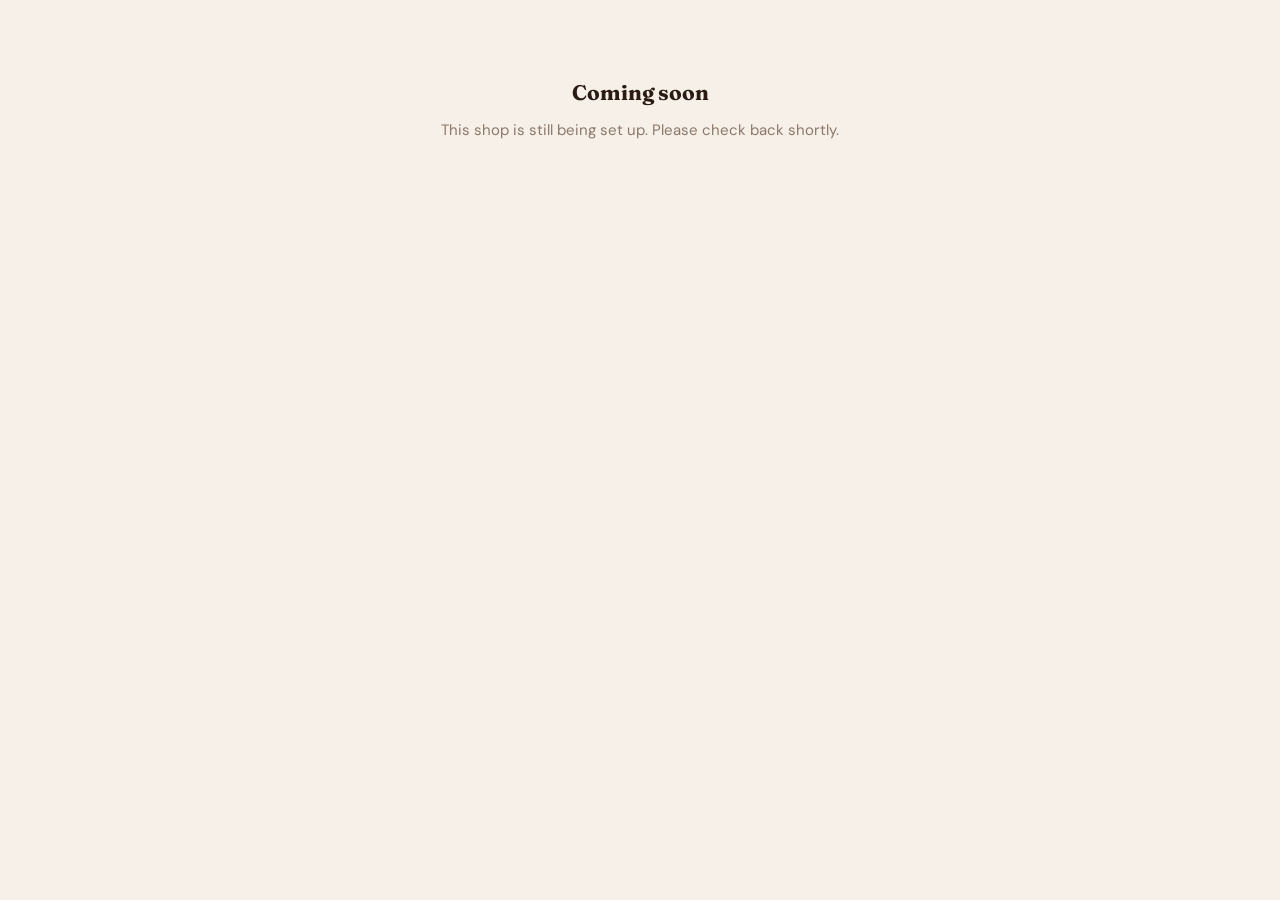
<file: driver/index.html>
<!DOCTYPE html>
<html lang="en">
<head>
<meta charset="utf-8">
<meta name="viewport" content="width=device-width,initial-scale=1,viewport-fit=cover">
<meta name="theme-color" content="#3b2417">
<meta name="description" content="Delivery jobs for Solis drivers">
<meta name="mobile-web-app-capable" content="yes">
<meta name="apple-mobile-web-app-capable" content="yes">
<meta name="apple-mobile-web-app-status-bar-style" content="black-translucent">
<meta name="apple-mobile-web-app-title" content="Driver">
<title>Solis Driver</title>
<link rel="manifest" href="manifest.webmanifest">
<link rel="icon" type="image/png" href="../assets/icons/driver-192.png">
<link rel="apple-touch-icon" href="../assets/icons/driver-192.png">
<link href="https://fonts.googleapis.com/css2?family=Fraunces:opsz,wght@9..144,600;9..144,700&family=DM+Sans:wght@400;500;700&display=swap" rel="stylesheet">
<link rel="stylesheet" href="../assets/app.css">
</head>
<body class="app-driver mobile-app">
<main id="app"></main>
<div id="modal" class="modal hidden"></div>
<div id="toast"></div>
<script>window.APP='driver';</script>
<script src="../config.js"></script>
<script src="../assets/core.js"></script>
<script src="../assets/app.js"></script>
</body>
</html>
</file>
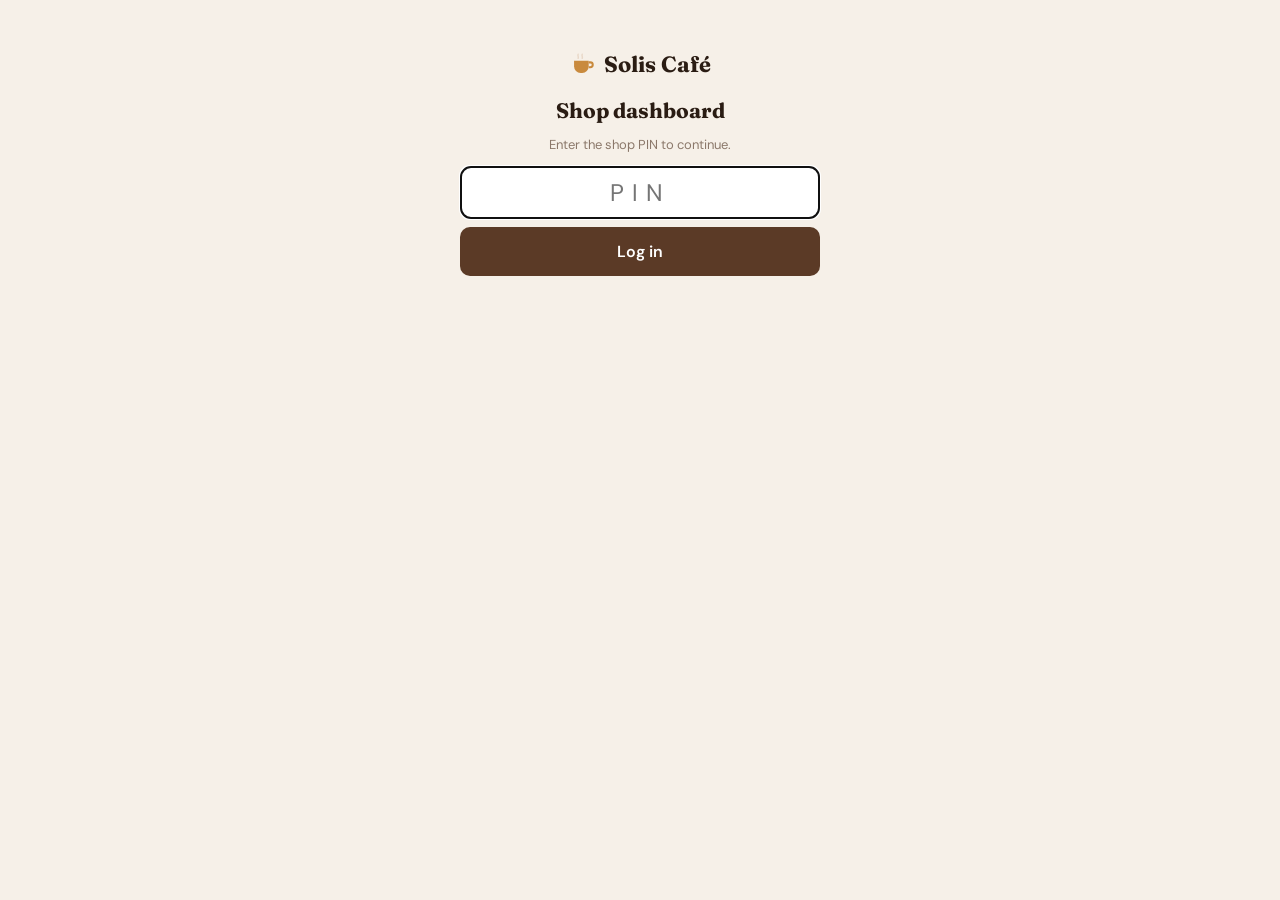
<file: shop/index.html>
<!DOCTYPE html>
<html lang="en">
<head>
<meta charset="utf-8">
<meta name="viewport" content="width=device-width,initial-scale=1,viewport-fit=cover">
<meta name="theme-color" content="#3b2417">
<meta name="description" content="Orders, menu, drivers and delivery for the shop">
<meta name="mobile-web-app-capable" content="yes">
<meta name="apple-mobile-web-app-capable" content="yes">
<meta name="apple-mobile-web-app-status-bar-style" content="black-translucent">
<meta name="apple-mobile-web-app-title" content="Shop">
<title>Solis Shop</title>
<link rel="manifest" href="manifest.webmanifest">
<link rel="icon" type="image/png" href="../assets/icons/shop-192.png">
<link rel="apple-touch-icon" href="../assets/icons/shop-192.png">
<link href="https://fonts.googleapis.com/css2?family=Fraunces:opsz,wght@9..144,600;9..144,700&family=DM+Sans:wght@400;500;700&display=swap" rel="stylesheet">
<link rel="stylesheet" href="../assets/app.css">
</head>
<body class="app-shop">
<main id="app"></main>
<div id="modal" class="modal hidden"></div>
<div id="toast"></div>
<script>window.APP='shop';</script>
<script src="../config.js"></script>
<script src="../assets/core.js"></script>
<script src="../assets/app.js"></script>
</body>
</html>
</file>
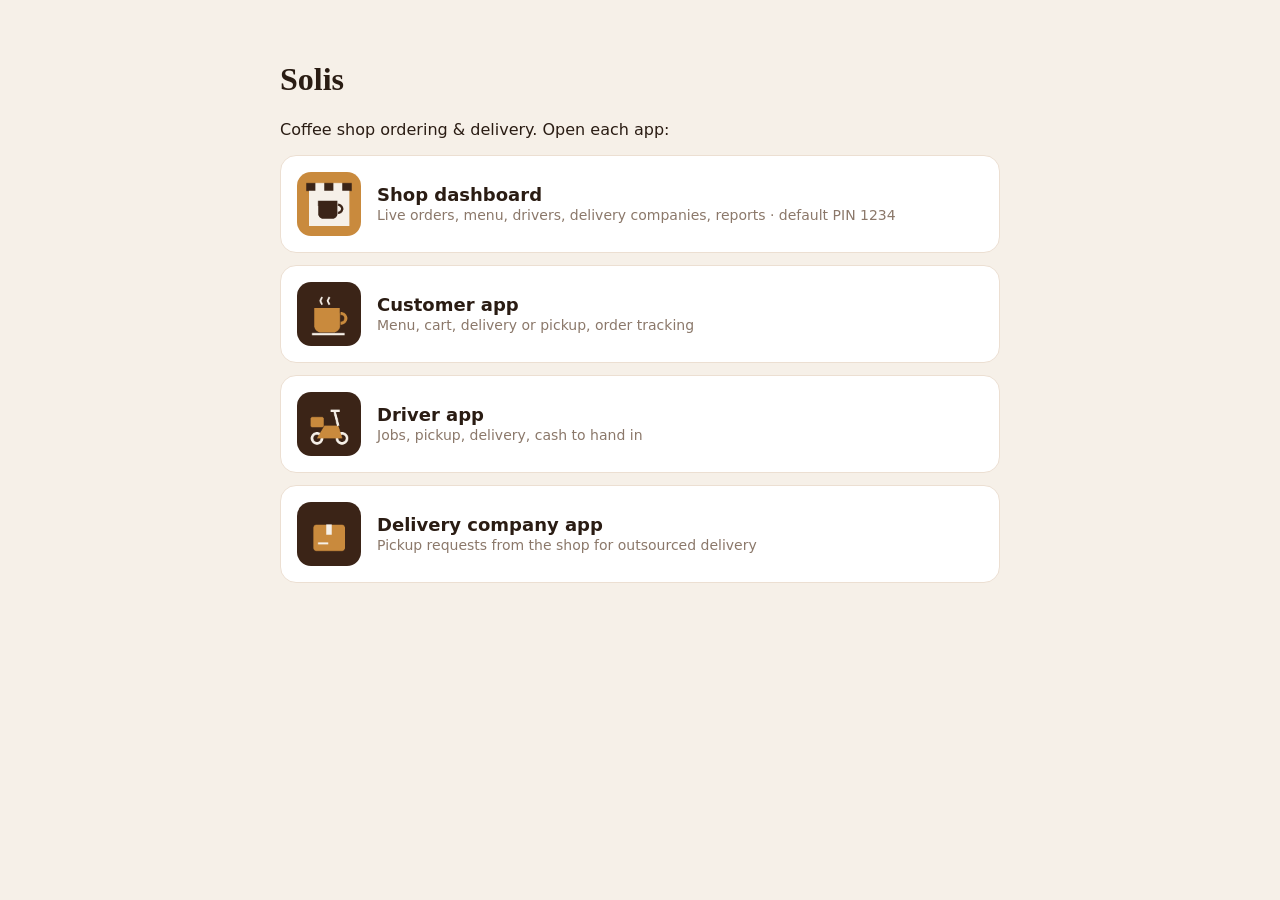
<file: START-HERE.html>
<!DOCTYPE html>
<html lang="en"><head><meta charset="utf-8"><meta name="viewport" content="width=device-width,initial-scale=1">
<title>Solis — Apps</title><link rel="icon" href="assets/icons/shop-192.png">
<style>body{font-family:system-ui,sans-serif;background:#f6f0e8;color:#2a1c13;margin:0;padding:40px 20px}.w{max-width:720px;margin:auto}h1{font-family:Georgia,serif}
a.c{display:flex;gap:16px;align-items:center;background:#fff;border:1px solid #ecdfd2;border-radius:16px;padding:16px;margin:12px 0;text-decoration:none;color:inherit}
a.c img{width:64px;height:64px;border-radius:14px}a.c b{font-size:18px}a.c span{color:#8b786a;font-size:14px}</style></head>
<body><div class="w"><h1>Solis</h1><p>Coffee shop ordering &amp; delivery. Open each app:</p>
<a class="c" href="shop/index.html"><img src="assets/icons/shop-192.png" alt=""><div><b>Shop dashboard</b><br><span>Live orders, menu, drivers, delivery companies, reports · default PIN 1234</span></div></a>
<a class="c" href="customer/index.html"><img src="assets/icons/customer-192.png" alt=""><div><b>Customer app</b><br><span>Menu, cart, delivery or pickup, order tracking</span></div></a>
<a class="c" href="driver/index.html"><img src="assets/icons/driver-192.png" alt=""><div><b>Driver app</b><br><span>Jobs, pickup, delivery, cash to hand in</span></div></a>
<a class="c" href="courier/index.html"><img src="assets/icons/courier-192.png" alt=""><div><b>Delivery company app</b><br><span>Pickup requests from the shop for outsourced delivery</span></div></a>
</div></body></html>
</file>
<file: assets/app.css>
:root{--bg:#f6f0e8;--card:#fff;--ink:#2a1c13;--muted:#8b786a;--brand:#5b3a26;--brand2:#3b2417;--acc:#c98a3d;--ok:#2e8b57;--warn:#d68910;--bad:#c0392b;--line:#ecdfd2;--r:14px}
*{box-sizing:border-box}
body{margin:0;font-family:'DM Sans',system-ui,sans-serif;background:var(--bg);color:var(--ink);font-size:15px}
h1,h2,h3{font-family:'Fraunces',Georgia,serif;margin:0 0 8px;line-height:1.2}
h1{font-size:26px}h2{font-size:21px}h3{font-size:17px}
a{color:var(--brand)}
.top{position:sticky;top:0;z-index:20;background:var(--brand2);color:#fff;display:flex;align-items:center;gap:14px;padding:10px 18px;flex-wrap:wrap}
.logo{display:flex;align-items:center;gap:8px;font-family:'Fraunces',serif;font-size:21px;font-weight:700}
.logo small{font-family:'DM Sans';font-weight:400;font-size:12px;opacity:.7}
.top nav{display:flex;gap:4px;overflow-x:auto;margin-left:auto;max-width:100%}
.top nav a{color:#e9d8c8;text-decoration:none;padding:8px 12px;border-radius:999px;font-weight:500;white-space:nowrap;font-size:14px}
.top nav a.on{background:var(--acc);color:#fff}
.badge{background:var(--bad);color:#fff;border-radius:999px;font-size:11px;padding:1px 6px;margin-left:4px}
.badge:empty{display:none}
.wrap{max-width:1300px;margin:0 auto;padding:20px}
.narrow{max-width:780px}
.muted{color:var(--muted)}.sm{font-size:13px}
.row{display:flex;align-items:center;gap:8px;flex-wrap:wrap}.right{margin-left:auto}.grow{flex:1}.mt{margin-top:12px}.full{width:100%}
.btn{border:0;border-radius:10px;padding:9px 14px;font:inherit;font-weight:600;cursor:pointer;background:#efe4d8;color:var(--ink)}
.btn.pri{background:var(--brand);color:#fff}.btn.acc{background:var(--acc);color:#fff}.btn.ok{background:var(--ok);color:#fff}
.btn.ghost{background:transparent;border:1px solid var(--line)}
.btn:disabled{opacity:.5;cursor:not-allowed}.btn.big{padding:14px;font-size:16px}.btn.sm{padding:6px 10px;font-size:13px}
.ph-top .btn.ghost{color:#fff;border-color:rgba(255,255,255,.35)}
.tag{display:inline-block;font-size:11px;font-weight:700;padding:3px 8px;border-radius:999px;background:#efe4d8;text-transform:uppercase;letter-spacing:.03em}
.tag.delivery{background:#fdebd3;color:#a2600f}.tag.pickup{background:#e3eefc;color:#2b5aa0}
.tag.ok{background:#dcf2e5;color:var(--ok)}.tag.warn{background:#fdf0d5;color:#9a6a0b}.tag.bad{background:#f9dcd8;color:var(--bad)}
.dot{display:inline-block;width:9px;height:9px;border-radius:50%;background:#bbb;vertical-align:middle}.dot.on{background:#2ecc71}
.shophead{display:flex;justify-content:space-between;align-items:center;gap:12px;flex-wrap:wrap;margin-bottom:10px}
.switch{display:inline-flex;align-items:center;gap:8px;border:0;background:none;font:inherit;font-weight:600;cursor:pointer;color:inherit;padding:0}
.switch span{width:40px;height:22px;border-radius:999px;background:#c9bdb1;position:relative;transition:.2s;flex-shrink:0}
.switch span:after{content:'';position:absolute;top:3px;left:3px;width:16px;height:16px;border-radius:50%;background:#fff;transition:.2s}
.switch.on span{background:var(--ok)}.switch.on span:after{left:21px}
.subnav{display:flex;gap:4px;overflow-x:auto;border-bottom:1px solid var(--line);margin-bottom:16px}
.subnav button{border:0;background:none;padding:10px 12px;font:inherit;font-weight:600;color:var(--muted);cursor:pointer;border-bottom:3px solid transparent;white-space:nowrap}
.subnav button.on{color:var(--brand);border-color:var(--acc)}
.board{display:grid;grid-template-columns:repeat(4,1fr);gap:14px}
@media(max-width:1050px){.board{grid-template-columns:repeat(2,1fr)}}
@media(max-width:640px){.board{grid-template-columns:1fr}}
.col{background:#efe5da;border-radius:var(--r);padding:10px;min-height:180px}
.col h3{font-size:16px;display:flex;justify-content:space-between;align-items:center}
.cnt{background:#fff;border-radius:999px;padding:1px 9px;font-family:'DM Sans';font-size:13px}
.card{background:var(--card);border-radius:var(--r);padding:14px;margin-bottom:10px;box-shadow:0 1px 3px rgba(60,30,10,.07);border:1px solid var(--line)}
.ord.new{border-left:4px solid var(--bad)}.ord.preparing{border-left:4px solid var(--warn)}.ord.ready{border-left:4px solid var(--ok)}.ord.out{border-left:4px solid #2b5aa0}
.cname{font-weight:600;margin-top:6px}
.items{margin:6px 0;padding-left:18px;font-size:14px}
.note{background:#fff8e6;border:1px solid #f3e1b0;padding:9px 11px;border-radius:10px;font-size:13px;margin:8px 0}
.dl{background:#faf6f1;border-radius:10px;padding:8px 10px;font-size:13px;margin-top:8px;line-height:1.6}
.acts{display:flex;gap:6px;flex-wrap:wrap;margin-top:10px}
.empty{color:var(--muted);text-align:center;padding:18px 8px}
.tablewrap{overflow-x:auto;border-radius:var(--r);border:1px solid var(--line)}
table{width:100%;border-collapse:collapse;background:#fff}
th,td{padding:9px 10px;text-align:left;border-bottom:1px solid var(--line);font-size:14px;vertical-align:middle}
th{background:#efe5da;font-size:12px;text-transform:uppercase;color:var(--muted);letter-spacing:.03em}
.sec{margin-top:26px}
.grid2{display:grid;grid-template-columns:repeat(auto-fill,minmax(270px,1fr));gap:12px}
.form{display:grid;gap:8px;margin:10px 0}
input,textarea,select{font:inherit;padding:10px 12px;border:1px solid var(--line);border-radius:10px;background:#fff;width:100%;color:var(--ink)}
textarea{min-height:70px;resize:vertical}
.formrow{display:grid;grid-template-columns:repeat(auto-fit,minmax(160px,1fr));gap:10px;align-items:end}
label.f{display:grid;gap:4px;font-size:13px;color:var(--muted);font-weight:600}
.stats{display:grid;grid-template-columns:repeat(auto-fit,minmax(170px,1fr));gap:12px;margin-bottom:16px}
.stat{background:#fff;border:1px solid var(--line);border-radius:var(--r);padding:14px}
.stat b{font-size:24px;font-family:'Fraunces',serif;display:block}.stat span{color:var(--muted);font-size:13px}
.demo{background:#fff3df;border:1px dashed var(--acc);border-radius:12px;padding:9px 12px;font-size:13px;margin-bottom:14px}
/* phone apps */
.phone{width:400px;max-width:100%;height:800px;margin:20px auto;background:var(--bg);border:10px solid #1c120c;border-radius:36px;display:flex;flex-direction:column;overflow:hidden;position:relative;box-shadow:0 20px 50px rgba(40,20,5,.25)}
@media(max-width:520px){.phone{width:100%;height:calc(100dvh - 100px);margin:0;border:0;border-radius:0;box-shadow:none}}
.ph-top{background:var(--brand);color:#fff;padding:14px 16px;display:flex;justify-content:space-between;align-items:center;gap:8px}
.ph-top .sm{opacity:.85}
.ph-body{flex:1;overflow-y:auto;padding:14px 14px 96px}
.hero{background:linear-gradient(135deg,var(--brand),var(--acc));color:#fff;border-radius:18px;padding:18px;margin-bottom:12px}
.hero p{margin:0;opacity:.9;font-size:14px}
.chips{display:flex;gap:6px;flex-wrap:wrap}.chips.scroll{flex-wrap:nowrap;overflow-x:auto;padding-bottom:4px;margin-bottom:8px}
.chip{border:1px solid var(--line);background:#fff;border-radius:999px;padding:7px 12px;font:inherit;font-size:13px;cursor:pointer;white-space:nowrap;color:var(--ink)}
.chip.on{background:var(--brand);color:#fff;border-color:var(--brand)}
.mi{display:flex;gap:12px;align-items:center;background:#fff;border-radius:16px;padding:10px;margin-bottom:8px;border:1px solid var(--line)}
.mi.so{opacity:.55}
.em{font-size:30px;width:54px;height:54px;display:grid;place-items:center;background:#f6ece1;border-radius:14px;flex-shrink:0}
.price{font-weight:700;color:var(--brand);margin-top:2px}
.add{width:36px;height:36px;border-radius:50%;border:0;background:var(--acc);color:#fff;font-size:22px;cursor:pointer;flex-shrink:0;line-height:1}
.cartbar{position:absolute;left:12px;right:12px;bottom:12px;border:0;border-radius:16px;background:var(--brand2);color:#fff;padding:14px 16px;display:flex;justify-content:space-between;font:inherit;cursor:pointer;box-shadow:0 8px 20px rgba(0,0,0,.25)}
.banner{display:flex;justify-content:space-between;width:100%;border:0;background:#dcf2e5;color:#1d5e3a;border-radius:12px;padding:10px 12px;font:inherit;font-weight:600;margin-bottom:10px;cursor:pointer;text-align:left;gap:8px}
.cl{display:flex;align-items:center;gap:10px;background:#fff;border-radius:12px;padding:10px;margin-bottom:6px;border:1px solid var(--line)}
.qty{display:flex;align-items:center;gap:10px}
.qty button{width:30px;height:30px;border-radius:50%;border:1px solid var(--line);background:#fff;font-size:16px;cursor:pointer;color:var(--ink)}
.seg{display:flex;background:#efe4d8;border-radius:12px;padding:4px;gap:4px;margin:10px 0}
.seg button{flex:1;border:0;background:none;padding:9px;border-radius:9px;font:inherit;font-weight:600;cursor:pointer;color:var(--muted)}
.seg button.on{background:#fff;color:var(--ink);box-shadow:0 1px 3px rgba(0,0,0,.1)}
.pays{display:grid;grid-template-columns:1fr 1fr;gap:6px}
.pay{border:1px solid var(--line);background:#fff;border-radius:10px;padding:10px;font:inherit;font-size:13px;font-weight:600;cursor:pointer;color:var(--ink)}
.pay.on{border-color:var(--brand);background:#f6ece1;box-shadow:inset 0 0 0 1px var(--brand)}
.lbl{font-weight:700;font-size:12px;margin:14px 0 6px;color:var(--muted);text-transform:uppercase;letter-spacing:.05em}
.tot{background:#fff;border-radius:12px;padding:12px;margin:12px 0;border:1px solid var(--line)}
.tot>div{display:flex;justify-content:space-between;padding:3px 0}
.tot .big{font-weight:700;font-size:18px;border-top:1px dashed var(--line);margin-top:4px;padding-top:8px}
.steps{list-style:none;padding:0;margin:14px 0}
.steps li{display:flex;gap:12px;padding-bottom:18px;position:relative}
.steps li:before{content:'';position:absolute;left:11px;top:24px;bottom:0;width:2px;background:var(--line)}
.steps li:last-child:before{display:none}
.steps .b{width:24px;height:24px;border-radius:50%;background:#e2d6c9;flex-shrink:0;display:grid;place-items:center;font-size:12px;color:#fff;z-index:1}
.steps li.done .b{background:var(--ok)}.steps li.done:before{background:var(--ok)}
.steps li.cur .b{background:var(--acc);box-shadow:0 0 0 5px rgba(201,138,61,.25)}
.steps li.todo{color:var(--muted)}
.pick{display:flex;justify-content:space-between;align-items:center;gap:10px;background:#fff;border:1px solid var(--line);border-radius:12px;padding:12px;margin-bottom:8px;width:100%;text-align:left;font:inherit;color:inherit}
.pick.off{opacity:.55}.btnlike{cursor:pointer}
.stats3{display:grid;grid-template-columns:repeat(3,1fr);gap:6px;margin-bottom:12px}
.stats3>div{background:#fff;border-radius:12px;padding:10px 6px;text-align:center;border:1px solid var(--line)}
.stats3 b{display:block;font-size:17px}.stats3 span{font-size:11px;color:var(--muted)}
.leg{display:flex;gap:10px;margin:10px 0}
.pin{width:24px;height:24px;border-radius:50%;color:#fff;font-weight:700;font-size:12px;display:grid;place-items:center;flex-shrink:0}
.pin.a{background:var(--brand)}.pin.b{background:var(--acc)}
.modal{position:fixed;inset:0;background:rgba(30,15,5,.5);z-index:50;display:flex;align-items:center;justify-content:center;padding:16px}
.modal.hidden{display:none}
.mbox{background:var(--bg);border-radius:20px;padding:18px;width:100%;max-width:470px;max-height:90vh;overflow-y:auto}
.x{border:0;background:none;font-size:18px;cursor:pointer;margin-left:auto;color:var(--ink)}
#toast{position:fixed;bottom:24px;left:50%;transform:translateX(-50%) translateY(90px);background:var(--brand2);color:#fff;padding:12px 18px;border-radius:12px;z-index:60;transition:.3s;opacity:0;font-weight:600;pointer-events:none;max-width:90vw}
#toast.show{transform:translateX(-50%);opacity:1}
.kv{display:flex;justify-content:space-between;padding:6px 0;border-bottom:1px dashed var(--line);font-size:14px}
.kv:last-child{border:0}

/* --- app additions --- */
body{min-height:100dvh}
.top{padding-top:calc(10px + env(safe-area-inset-top))}
.live{font-size:12px;padding:3px 10px;border-radius:999px;background:rgba(255,255,255,.12)}
.live.cloud{color:#7ee2a5}.live.local{color:#f3c98b}
.brandrow{display:flex;align-items:center;gap:8px;font-family:'Fraunces',serif;font-size:22px;margin:30px 0 10px;justify-content:center}
.pinbox{max-width:360px;margin:20px auto;text-align:center}
.pinbox input[name=pin]{text-align:center;font-size:24px;letter-spacing:8px}
.linkrow{display:flex;gap:6px;align-items:center;flex-wrap:wrap;margin-top:6px}
.linkrow code{flex:1;min-width:200px;background:#f6ece1;padding:8px 10px;border-radius:8px;font-size:12px;word-break:break-all}
a.btn{text-decoration:none;display:inline-block}
.center{text-align:center;padding-top:80px}
.loading{display:grid;place-items:center;height:80vh}
.spin{width:38px;height:38px;border:4px solid var(--line);border-top-color:var(--acc);border-radius:50%;animation:sp 1s linear infinite}
@keyframes sp{to{transform:rotate(360deg)}}
/* installed / phone apps fill the screen */
body.mobile-app .phone{width:100%;max-width:560px;height:100dvh;margin:0 auto;border:0;border-radius:0;box-shadow:0 0 30px rgba(40,20,5,.08)}
body.mobile-app .ph-top{padding-top:calc(14px + env(safe-area-inset-top))}
body.mobile-app .ph-body{padding-bottom:calc(96px + env(safe-area-inset-bottom))}
body.mobile-app .cartbar{bottom:calc(12px + env(safe-area-inset-bottom))}
.top .btn.ghost{color:#fff;border-color:rgba(255,255,255,.4)}
.demo-ribbon{background:#c98a3d;color:#fff;text-align:center;font-size:12px;font-weight:600;padding:6px 10px;padding-top:calc(6px + env(safe-area-inset-top))}
.demo-ribbon a{color:#fff}
body.mobile-app.is-demo .phone{height:calc(100dvh - 30px)}
</file>
